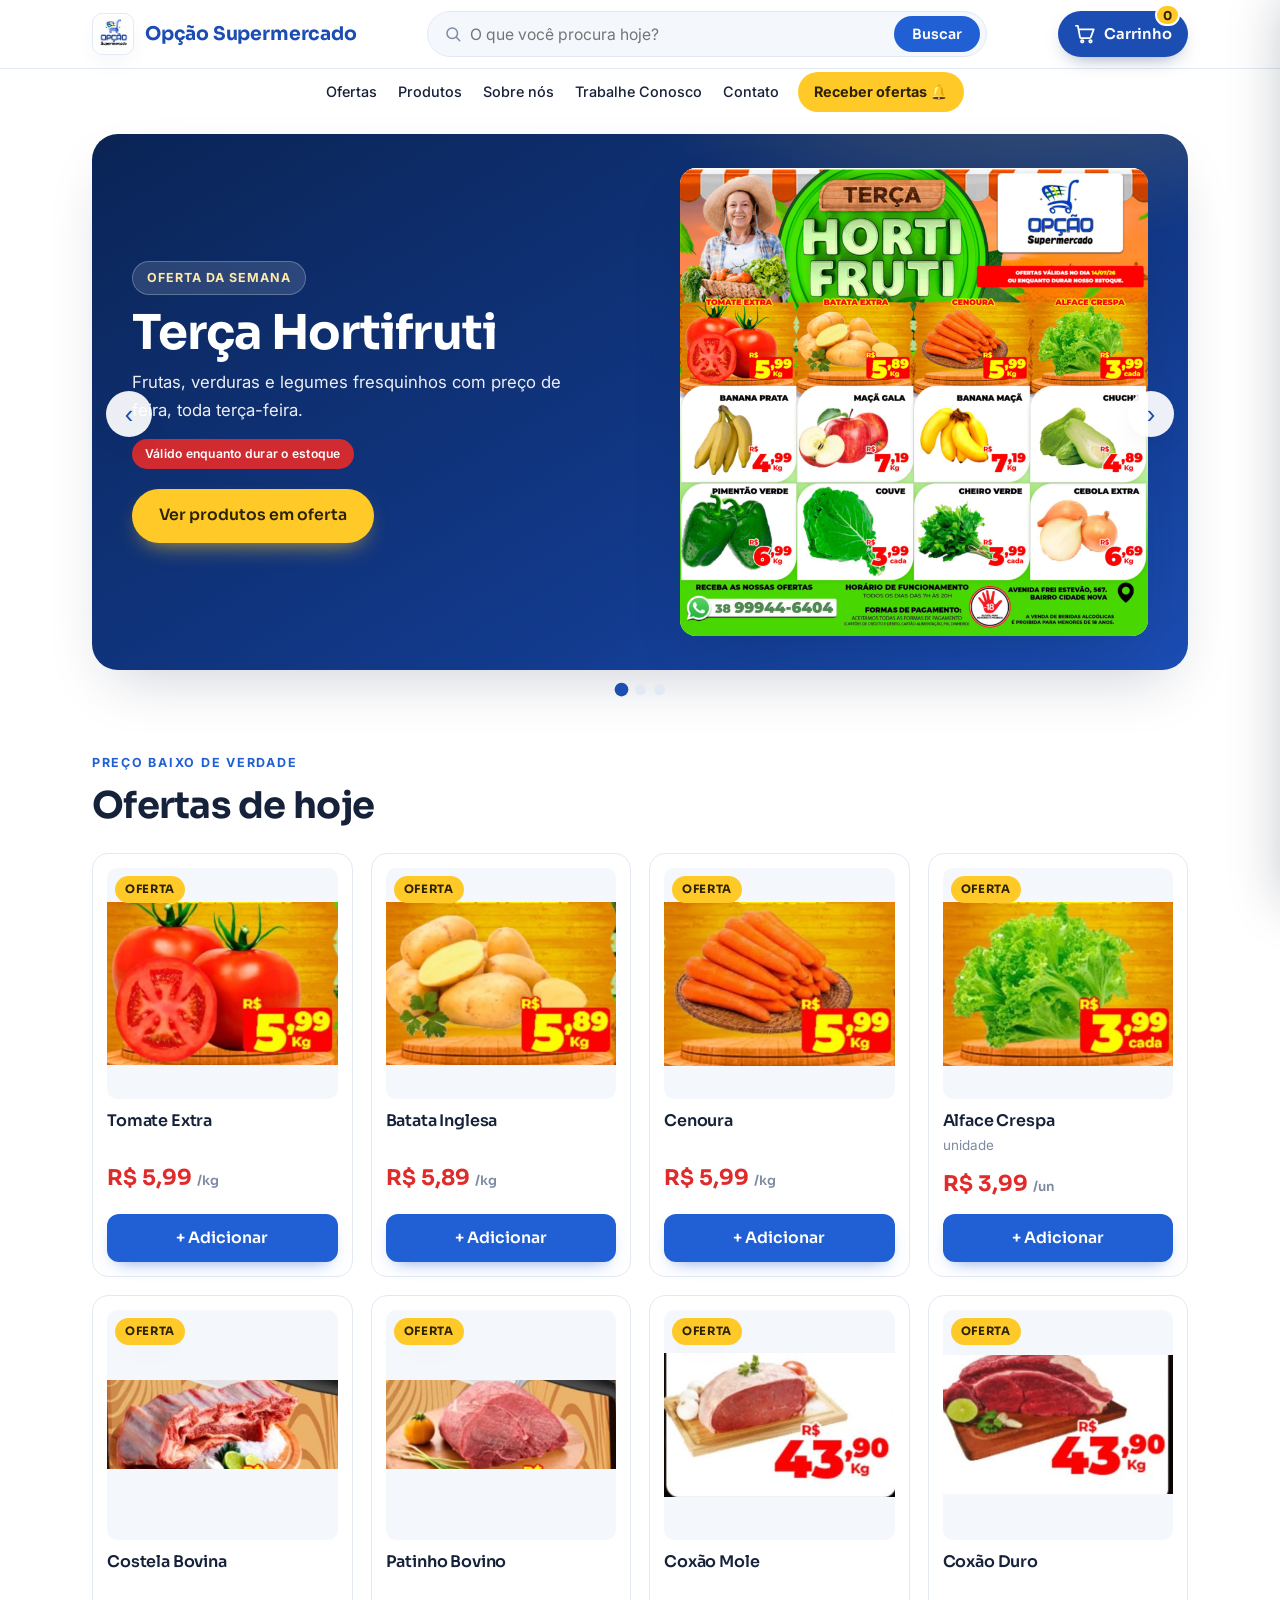
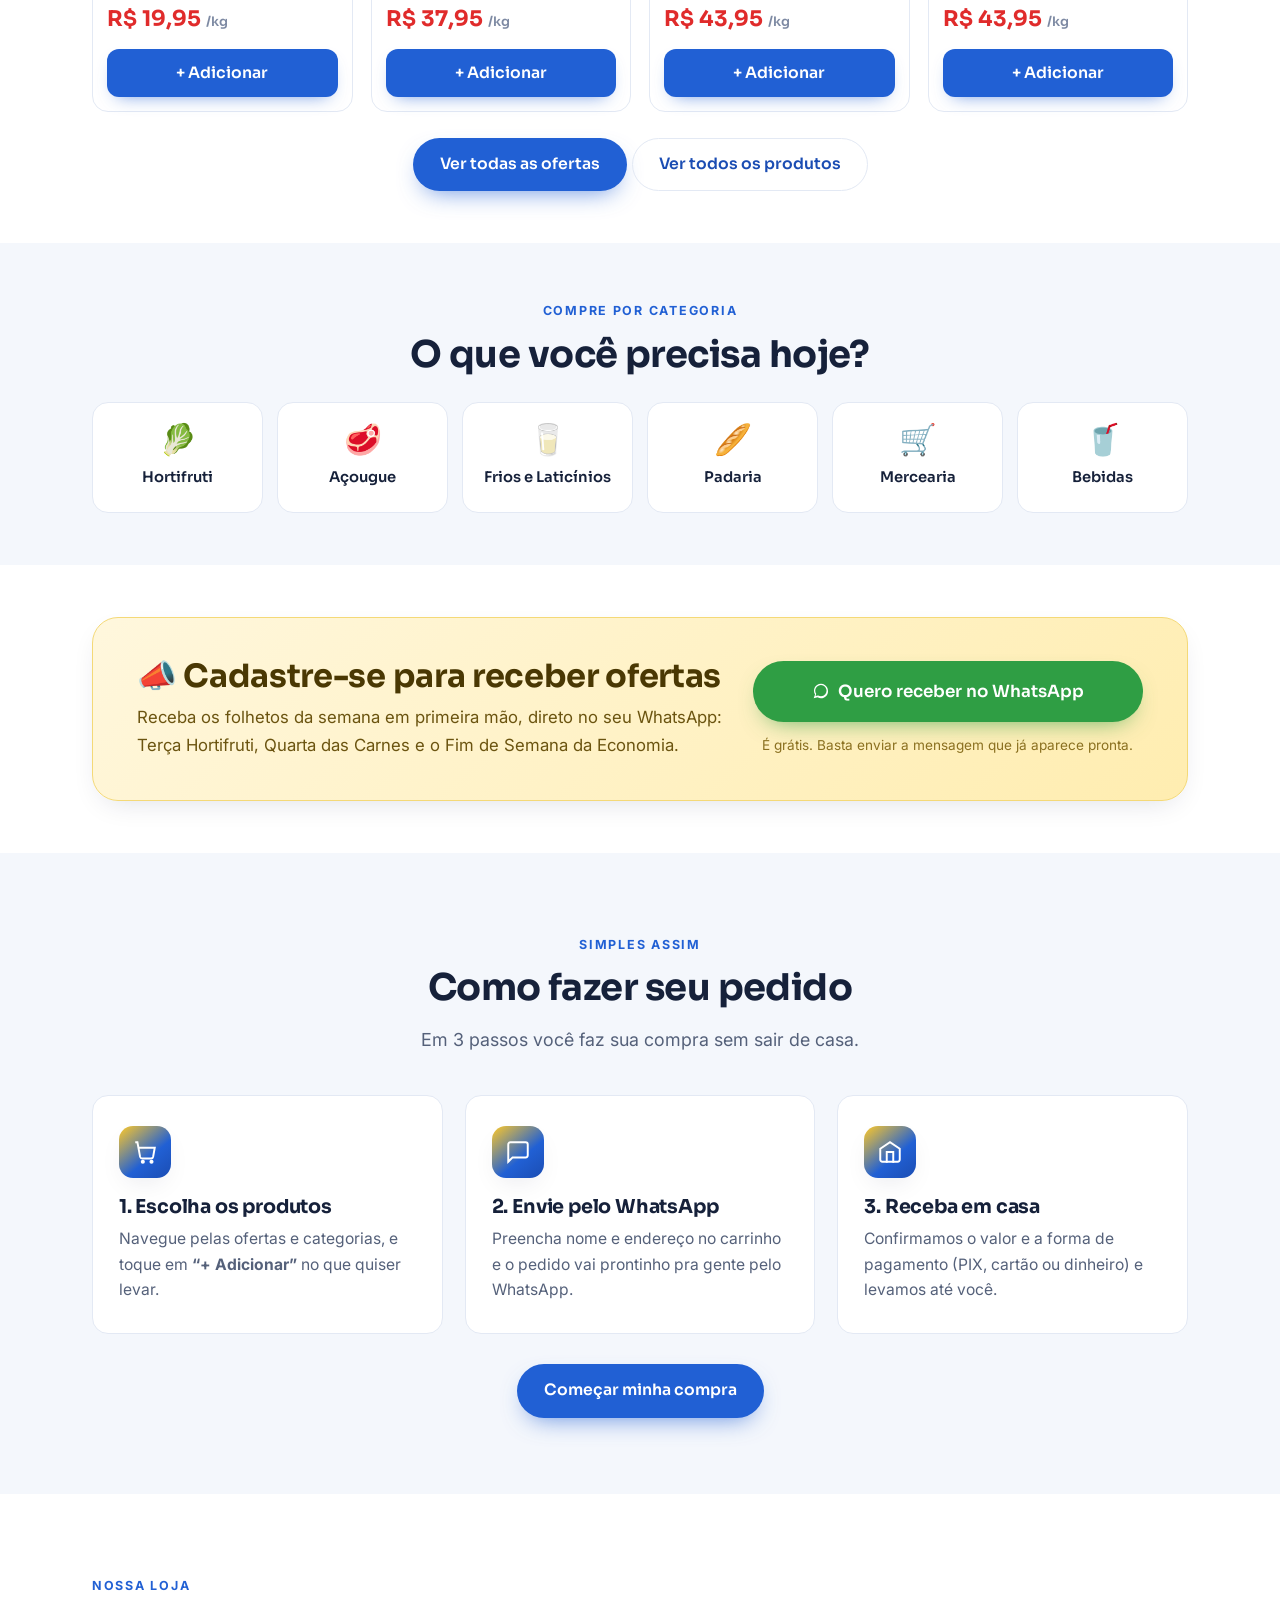
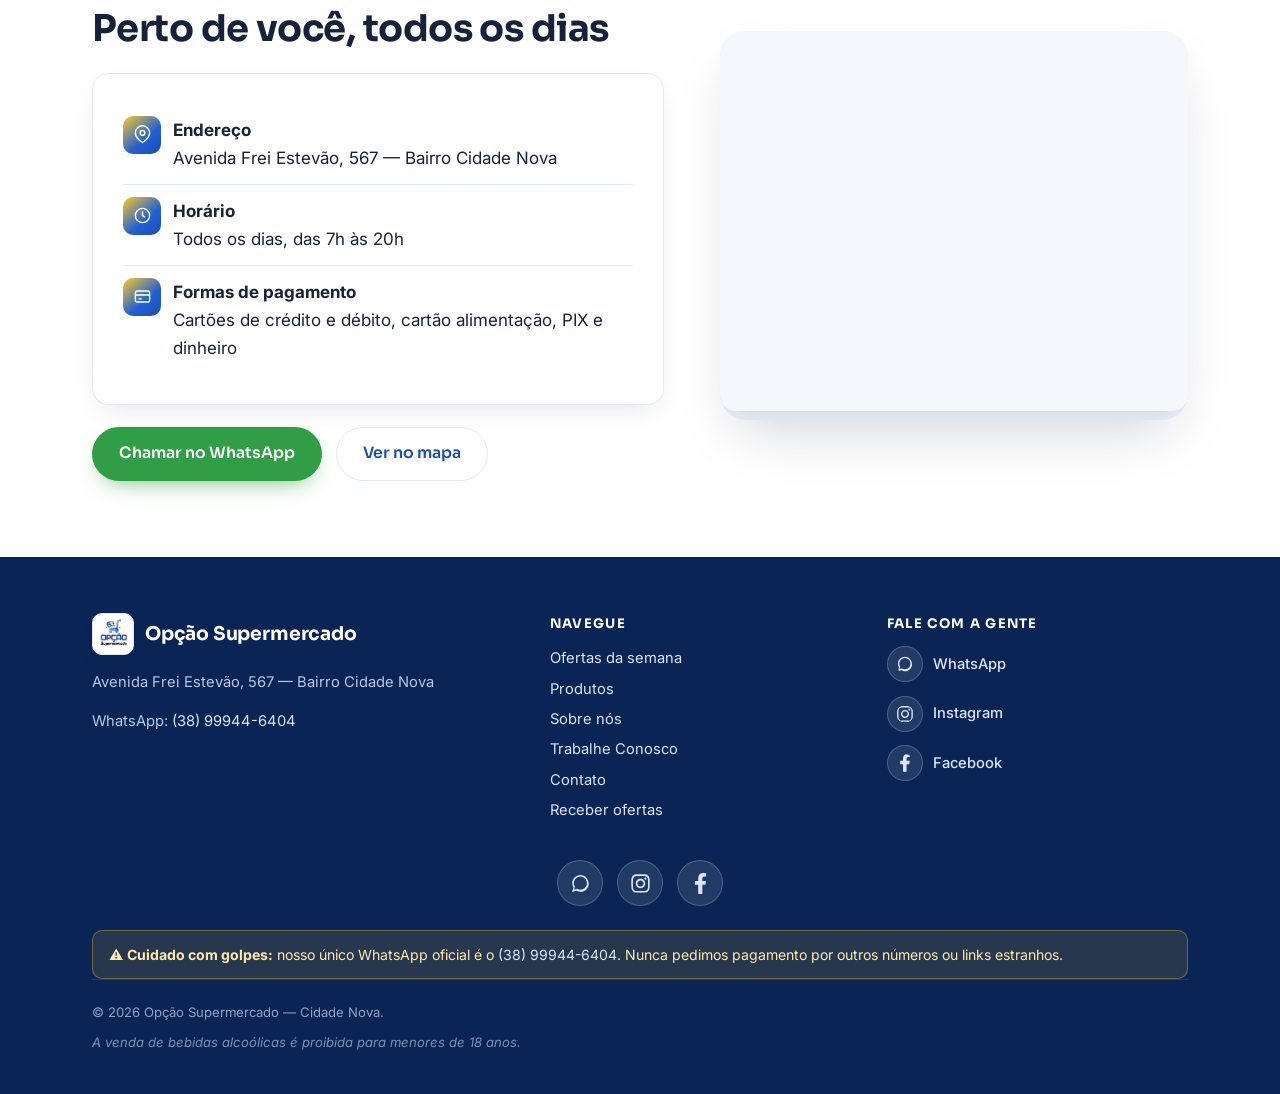
<file: index.html>
<!DOCTYPE html>
<html lang="pt-BR">
<head>
  <script>document.documentElement.className+=" js";</script>
  <meta charset="UTF-8">
  <meta name="viewport" content="width=device-width, initial-scale=1.0">
  <title>Opção Supermercado — Ofertas e entrega em Cidade Nova</title>
  <meta name="description" content="Opção Supermercado: ofertas da semana, açougue, hortifruti e mercearia com entrega. Faça seu pedido pelo WhatsApp. Av. Frei Estevão, 567 — Cidade Nova.">
  <meta property="og:title" content="Opção Supermercado — Ofertas e entrega">
  <meta property="og:description" content="Ofertas da semana, açougue e hortifruti com entrega. Peça pelo WhatsApp!">
  <meta property="og:type" content="website">
  <meta property="og:image" content="assets/img/logo.png">
  <meta name="theme-color" content="#1b4db3">
  <link rel="preconnect" href="https://fonts.googleapis.com">
  <link rel="preconnect" href="https://fonts.gstatic.com" crossorigin>
  <link href="https://fonts.googleapis.com/css2?family=Inter:wght@400;500;600&family=Sora:wght@500;600;700&display=swap" rel="stylesheet">
  <link rel="icon" href="assets/img/logo.png" type="image/png">
  <link rel="stylesheet" href="assets/css/style.css?v=2">
  <script type="application/ld+json">
  {
    "@context": "https://schema.org",
    "@type": "GroceryStore",
    "name": "Opção Supermercado",
    "image": "assets/img/logo.png",
    "address": {
      "@type": "PostalAddress",
      "streetAddress": "Avenida Frei Estevão, 567",
      "addressLocality": "Bairro Cidade Nova",
      "addressCountry": "BR"
    },
    "telephone": "+5538999446404",
    "openingHours": "Mo-Su 07:00-20:00",
    "paymentAccepted": "Dinheiro, PIX, Cartão de crédito, Cartão de débito, Cartão alimentação",
    "priceRange": "$"
  }
  </script>
</head>
<body>

  <!-- Faixa opcional de aviso (Configurações → "Aviso topo") -->
  <div class="aviso-topo"></div>

  <!-- ================= CABEÇALHO ================= -->
  <header class="site-header">
    <div class="wrap topbar">
      <a class="brand" href="index.html"><span class="logo"><img src="assets/img/logo.png" alt="" width="36" height="36"></span> Opção Supermercado</a>
      <form class="busca-header" action="produtos.html" method="get" role="search">
        <svg viewBox="0 0 24 24" aria-hidden="true"><circle cx="11" cy="11" r="7"/><path d="M21 21l-4.3-4.3"/></svg>
        <input type="search" name="busca" placeholder="O que você procura hoje?" aria-label="Buscar produto">
        <button type="submit">Buscar</button>
      </form>
      <a class="cart-btn" href="#" data-abrir-carrinho>
        <svg viewBox="0 0 24 24" aria-hidden="true"><circle cx="9" cy="20" r="1.4"/><circle cx="18" cy="20" r="1.4"/><path d="M2 3h2.2l2.3 12.3a1.6 1.6 0 0 0 1.6 1.3h8.7a1.6 1.6 0 0 0 1.6-1.2L21.5 7H5.3"/></svg>
        <span class="rotulo-cart">Carrinho</span>
        <span class="badge" data-cart-count>0</span>
      </a>
      <button class="nav-toggle" aria-label="Menu"><span></span><span></span><span></span></button>
    </div>
    <nav class="nav">
      <a href="ofertas.html">Ofertas</a>
      <a href="produtos.html">Produtos</a>
      <a href="sobre.html">Sobre nós</a>
      <a href="trabalhe-conosco.html">Trabalhe Conosco</a>
      <a href="contato.html">Contato</a>
      <a href="index.html#receber-ofertas" class="nav-cta">Receber ofertas 🔔</a>
    </nav>
  </header>

  <!-- ================= BANNER DE OFERTAS (carrossel) ================= -->
  <div class="banner-wrap">
    <div data-banner-ofertas aria-label="Ofertas da semana"></div>
  </div>

  <!-- ================= OFERTAS DE HOJE (produtos direto na home) ============ -->
  <section class="section tight" id="ofertas-hoje">
    <div class="wrap">
      <div class="section-head reveal" style="margin-bottom:26px;">
        <span class="eyebrow">Preço baixo de verdade</span>
        <h2 class="section-title">Ofertas de hoje</h2>
      </div>
      <div data-produtos-grid data-so-ofertas data-limite="8">
        <p class="lead">Carregando ofertas…</p>
      </div>
      <div style="margin-top:26px;text-align:center;">
        <a class="btn btn-solid" href="ofertas.html">Ver todas as ofertas</a>
        <a class="btn btn-ghost" href="produtos.html">Ver todos os produtos</a>
      </div>
    </div>
  </section>

  <!-- ================= ATALHOS DE CATEGORIA ================= -->
  <section class="section alt tight">
    <div class="wrap">
      <div class="section-head center reveal" style="margin-bottom:26px;">
        <span class="eyebrow">Compre por categoria</span>
        <h2 class="section-title">O que você precisa hoje?</h2>
      </div>
      <div class="cat-atalhos reveal">
        <a class="cat-atalho" href="produtos.html?cat=Hortifruti"><span class="emoji">🥬</span>Hortifruti</a>
        <a class="cat-atalho" href="produtos.html?cat=Açougue"><span class="emoji">🥩</span>Açougue</a>
        <a class="cat-atalho" href="produtos.html?cat=Frios e Laticínios"><span class="emoji">🥛</span>Frios e Laticínios</a>
        <a class="cat-atalho" href="produtos.html?cat=Padaria"><span class="emoji">🥖</span>Padaria</a>
        <a class="cat-atalho" href="produtos.html?cat=Mercearia"><span class="emoji">🛒</span>Mercearia</a>
        <a class="cat-atalho" href="produtos.html?cat=Bebidas"><span class="emoji">🥤</span>Bebidas</a>
      </div>
    </div>
  </section>

  <!-- ================= CADASTRE-SE PARA RECEBER OFERTAS ================= -->
  <section class="section tight" id="receber-ofertas">
    <div class="wrap">
      <div class="cadastro-box reveal">
        <div>
          <h2>📣 Cadastre-se para receber ofertas</h2>
          <p>Receba os folhetos da semana em primeira mão, direto no seu WhatsApp:
             Terça Hortifruti, Quarta das Carnes e o Fim de Semana da Economia.</p>
        </div>
        <div class="acoes">
          <a class="btn btn-zap" href="#" data-config-link="whatsapp"
             data-whatsapp-text="Olá! Quero me cadastrar para receber as ofertas da semana do Opção Supermercado. 🛒"
             rel="noopener" target="_blank">
            <svg viewBox="0 0 32 32" aria-hidden="true"><path d="M16 3C9 3 3.5 8.5 3.5 15.5c0 2.4.7 4.7 1.9 6.7L3 29l7-1.8c1.9 1 4 1.6 6 1.6 7 0 12.5-5.5 12.5-12.5S23 3 16 3zm0 22.5c-1.8 0-3.5-.5-5-1.4l-.4-.2-4.2 1.1 1.1-4-.3-.4a10 10 0 1 1 8.8 4.9z"/></svg>
            Quero receber no WhatsApp
          </a>
          <p class="dica">É grátis. Basta enviar a mensagem que já aparece pronta.</p>
        </div>
      </div>
    </div>
  </section>

  <!-- ================= COMO PEDIR ================= -->
  <section class="section alt">
    <div class="wrap">
      <div class="section-head center reveal">
        <span class="eyebrow">Simples assim</span>
        <h2 class="section-title">Como fazer seu pedido</h2>
        <p class="lead">Em 3 passos você faz sua compra sem sair de casa.</p>
      </div>
      <div class="features">
        <div class="feature reveal">
          <div class="ic"><svg viewBox="0 0 24 24"><path d="M3 3h2l2.5 13.5A2 2 0 0 0 9.5 18h8a2 2 0 0 0 2-1.6L21 8H6"/><circle cx="10" cy="21" r="1"/><circle cx="18" cy="21" r="1"/></svg></div>
          <h3>1. Escolha os produtos</h3>
          <p>Navegue pelas ofertas e categorias, e toque em <strong>“+ Adicionar”</strong> no que quiser levar.</p>
        </div>
        <div class="feature reveal">
          <div class="ic"><svg viewBox="0 0 24 24"><path d="M21 15a2 2 0 0 1-2 2H7l-4 4V5a2 2 0 0 1 2-2h14a2 2 0 0 1 2 2z"/></svg></div>
          <h3>2. Envie pelo WhatsApp</h3>
          <p>Preencha nome e endereço no carrinho e o pedido vai prontinho pra gente pelo WhatsApp.</p>
        </div>
        <div class="feature reveal">
          <div class="ic"><svg viewBox="0 0 24 24"><path d="M3 9l9-6 9 6v10a2 2 0 0 1-2 2H5a2 2 0 0 1-2-2z"/><path d="M9 22V12h6v10"/></svg></div>
          <h3>3. Receba em casa</h3>
          <p>Confirmamos o valor e a forma de pagamento (PIX, cartão ou dinheiro) e levamos até você.</p>
        </div>
      </div>
      <div style="margin-top:30px;text-align:center;">
        <a class="btn btn-solid" href="produtos.html">Começar minha compra</a>
      </div>
    </div>
  </section>

  <!-- ================= NOSSA LOJA ================= -->
  <section class="section" id="loja">
    <div class="wrap">
      <div class="split">
        <div class="reveal">
          <span class="eyebrow">Nossa loja</span>
          <h2 class="section-title">Perto de você, todos os dias</h2>
          <div class="contact-card" style="margin-top:22px;">
            <div class="row">
              <div class="ic"><svg viewBox="0 0 24 24"><path d="M21 10c0 7-9 12-9 12s-9-5-9-12a9 9 0 0 1 18 0z"/><circle cx="12" cy="10" r="3"/></svg></div>
              <div><strong>Endereço</strong><br><span data-config="endereco">Avenida Frei Estevão, 567 — Bairro Cidade Nova</span></div>
            </div>
            <div class="row">
              <div class="ic"><svg viewBox="0 0 24 24"><circle cx="12" cy="12" r="9"/><path d="M12 7v5l3 2"/></svg></div>
              <div><strong>Horário</strong><br><span data-config="horario">Todos os dias, das 7h às 20h</span></div>
            </div>
            <div class="row">
              <div class="ic"><svg viewBox="0 0 24 24"><path d="M3 10h18M7 15h4M5 5h14a2 2 0 0 1 2 2v10a2 2 0 0 1-2 2H5a2 2 0 0 1-2-2V7a2 2 0 0 1 2-2z"/></svg></div>
              <div><strong>Formas de pagamento</strong><br><span data-config="formasDePagamento">Cartões, cartão alimentação, PIX e dinheiro</span></div>
            </div>
          </div>
          <div class="hero-cta" style="justify-content:flex-start;margin-top:22px;">
            <a class="btn btn-zap" href="#" data-config-link="whatsapp" rel="noopener" target="_blank">Chamar no WhatsApp</a>
            <a class="btn btn-ghost" href="contato.html">Ver no mapa</a>
          </div>
        </div>
        <div class="media reveal">
          <iframe class="embed-frame mapa" title="Mapa da loja" loading="lazy" referrerpolicy="no-referrer-when-downgrade"
            src="https://www.google.com/maps?q=Avenida%20Frei%20Estev%C3%A3o%20567%20Cidade%20Nova&output=embed"></iframe>
        </div>
      </div>
    </div>
  </section>

  <!-- ================= RODAPÉ ================= -->
  <footer class="site-footer">
    <div class="wrap">
      <div class="cols">
        <div>
          <a class="brand" href="index.html"><span class="logo"><img src="assets/img/logo.png" alt="" width="21" height="21"></span> Opção Supermercado</a>
          <p><span data-config="endereco">Avenida Frei Estevão, 567 — Bairro Cidade Nova</span></p>
          <p>WhatsApp: <a href="#" data-config-link="whatsapp" rel="noopener" target="_blank">(38) 99944-6404</a></p>
        </div>
        <div>
          <h5>Navegue</h5>
          <ul>
            <li><a href="ofertas.html">Ofertas da semana</a></li>
            <li><a href="produtos.html">Produtos</a></li>
            <li><a href="sobre.html">Sobre nós</a></li>
            <li><a href="trabalhe-conosco.html">Trabalhe Conosco</a></li>
            <li><a href="contato.html">Contato</a></li>
            <li><a href="index.html#receber-ofertas">Receber ofertas</a></li>
          </ul>
        </div>
        <div>
          <h5>Fale com a gente</h5>
          <ul class="footer-social">
            <li><a class="fs-link zap" href="#" data-config-link="whatsapp" rel="noopener" target="_blank"><svg viewBox="0 0 32 32" aria-hidden="true"><path d="M16 3C9 3 3.5 8.5 3.5 15.5c0 2.4.7 4.7 1.9 6.7L3 29l7-1.8c1.9 1 4 1.6 6 1.6 7 0 12.5-5.5 12.5-12.5S23 3 16 3zm0 22.5c-1.8 0-3.5-.5-5-1.4l-.4-.2-4.2 1.1 1.1-4-.3-.4a10 10 0 1 1 8.8 4.9z"/></svg><span>WhatsApp</span></a></li>
            <li><a class="fs-link ig" href="#" data-config-link="instagram" rel="noopener" target="_blank"><svg viewBox="0 0 448 512" aria-hidden="true"><path d="M224.1 141c-63.6 0-114.9 51.3-114.9 114.9s51.3 114.9 114.9 114.9S339 319.5 339 255.9 287.7 141 224.1 141zm0 189.6c-41.1 0-74.7-33.5-74.7-74.7s33.5-74.7 74.7-74.7 74.7 33.5 74.7 74.7-33.6 74.7-74.7 74.7zm146.4-194.3c0 14.9-12 26.8-26.8 26.8-14.9 0-26.8-12-26.8-26.8s12-26.8 26.8-26.8 26.8 12 26.8 26.8zm76.1 27.2c-1.7-35.9-9.9-67.7-36.2-93.9-26.2-26.2-58-34.4-93.9-36.2-37-2.1-147.9-2.1-184.9 0-35.8 1.7-67.6 9.9-93.9 36.1s-34.4 58-36.2 93.9c-2.1 37-2.1 147.9 0 184.9 1.7 35.9 9.9 67.7 36.2 93.9s58 34.4 93.9 36.2c37 2.1 147.9 2.1 184.9 0 35.9-1.7 67.7-9.9 93.9-36.2 26.2-26.2 34.4-58 36.2-93.9 2.1-37 2.1-147.8 0-184.8zM398.8 388c-7.8 19.6-22.9 34.7-42.6 42.6-29.5 11.7-99.5 9-132.1 9s-102.7 2.6-132.1-9c-19.6-7.8-34.7-22.9-42.6-42.6-11.7-29.5-9-99.5-9-132.1s-2.6-102.7 9-132.1c7.8-19.6 22.9-34.7 42.6-42.6 29.5-11.7 99.5-9 132.1-9s102.7-2.6 132.1 9c19.6 7.8 34.7 22.9 42.6 42.6 11.7 29.5 9 99.5 9 132.1s2.7 102.7-9 132.1z"/></svg><span>Instagram</span></a></li>
            <li><a class="fs-link fb" href="#" data-config-link="facebook" rel="noopener" target="_blank"><svg viewBox="0 0 320 512" aria-hidden="true"><path d="M279.14 288l14.22-92.66h-88.91v-60.13c0-25.35 12.42-50.06 52.24-50.06h40.42V6.26S260.43 0 225.36 0c-73.22 0-121.08 44.38-121.08 124.72v70.62H22.89V288h81.39v224h100.17V288z"/></svg><span>Facebook</span></a></li>
          </ul>
        </div>
      </div>
      <div class="social-row">
        <a class="social-icon zap" href="#" data-config-link="whatsapp" rel="noopener" target="_blank" aria-label="WhatsApp"><svg viewBox="0 0 32 32" aria-hidden="true"><path d="M16 3C9 3 3.5 8.5 3.5 15.5c0 2.4.7 4.7 1.9 6.7L3 29l7-1.8c1.9 1 4 1.6 6 1.6 7 0 12.5-5.5 12.5-12.5S23 3 16 3zm0 22.5c-1.8 0-3.5-.5-5-1.4l-.4-.2-4.2 1.1 1.1-4-.3-.4a10 10 0 1 1 8.8 4.9z"/></svg></a>
        <a class="social-icon ig" href="#" data-config-link="instagram" rel="noopener" target="_blank" aria-label="Instagram"><svg viewBox="0 0 448 512" aria-hidden="true"><path d="M224.1 141c-63.6 0-114.9 51.3-114.9 114.9s51.3 114.9 114.9 114.9S339 319.5 339 255.9 287.7 141 224.1 141zm0 189.6c-41.1 0-74.7-33.5-74.7-74.7s33.5-74.7 74.7-74.7 74.7 33.5 74.7 74.7-33.6 74.7-74.7 74.7zm146.4-194.3c0 14.9-12 26.8-26.8 26.8-14.9 0-26.8-12-26.8-26.8s12-26.8 26.8-26.8 26.8 12 26.8 26.8zm76.1 27.2c-1.7-35.9-9.9-67.7-36.2-93.9-26.2-26.2-58-34.4-93.9-36.2-37-2.1-147.9-2.1-184.9 0-35.8 1.7-67.6 9.9-93.9 36.1s-34.4 58-36.2 93.9c-2.1 37-2.1 147.9 0 184.9 1.7 35.9 9.9 67.7 36.2 93.9s58 34.4 93.9 36.2c37 2.1 147.9 2.1 184.9 0 35.9-1.7 67.7-9.9 93.9-36.2 26.2-26.2 34.4-58 36.2-93.9 2.1-37 2.1-147.8 0-184.8zM398.8 388c-7.8 19.6-22.9 34.7-42.6 42.6-29.5 11.7-99.5 9-132.1 9s-102.7 2.6-132.1-9c-19.6-7.8-34.7-22.9-42.6-42.6-11.7-29.5-9-99.5-9-132.1s-2.6-102.7 9-132.1c7.8-19.6 22.9-34.7 42.6-42.6 29.5-11.7 99.5-9 132.1-9s102.7-2.6 132.1 9c19.6 7.8 34.7 22.9 42.6 42.6 11.7 29.5 9 99.5 9 132.1s2.7 102.7-9 132.1z"/></svg></a>
        <a class="social-icon fb" href="#" data-config-link="facebook" rel="noopener" target="_blank" aria-label="Facebook"><svg viewBox="0 0 320 512" aria-hidden="true"><path d="M279.14 288l14.22-92.66h-88.91v-60.13c0-25.35 12.42-50.06 52.24-50.06h40.42V6.26S260.43 0 225.36 0c-73.22 0-121.08 44.38-121.08 124.72v70.62H22.89V288h81.39v224h100.17V288z"/></svg></a>
      </div>
      <div class="alerta-golpe">
        ⚠️ <strong>Cuidado com golpes:</strong> nosso único WhatsApp oficial é o <a href="#" data-config-link="whatsapp" rel="noopener" target="_blank">(38) 99944-6404</a>. Nunca pedimos pagamento por outros números ou links estranhos.
      </div>
      <div class="legal">
        © <span id="year"></span> Opção Supermercado — Cidade Nova.
        <div class="disclaimer">A venda de bebidas alcoólicas é proibida para menores de 18 anos.</div>
      </div>
    </div>
  </footer>

  <script src="assets/js/main.js?v=2"></script>
  <script src="assets/js/conteudo-padrao.js?v=2"></script>
  <script src="assets/js/conteudo.js?v=2"></script>
  <script src="assets/js/produtos.js?v=2"></script>
  <script src="assets/js/carrinho.js?v=2"></script>
</body>
</html>
</file>
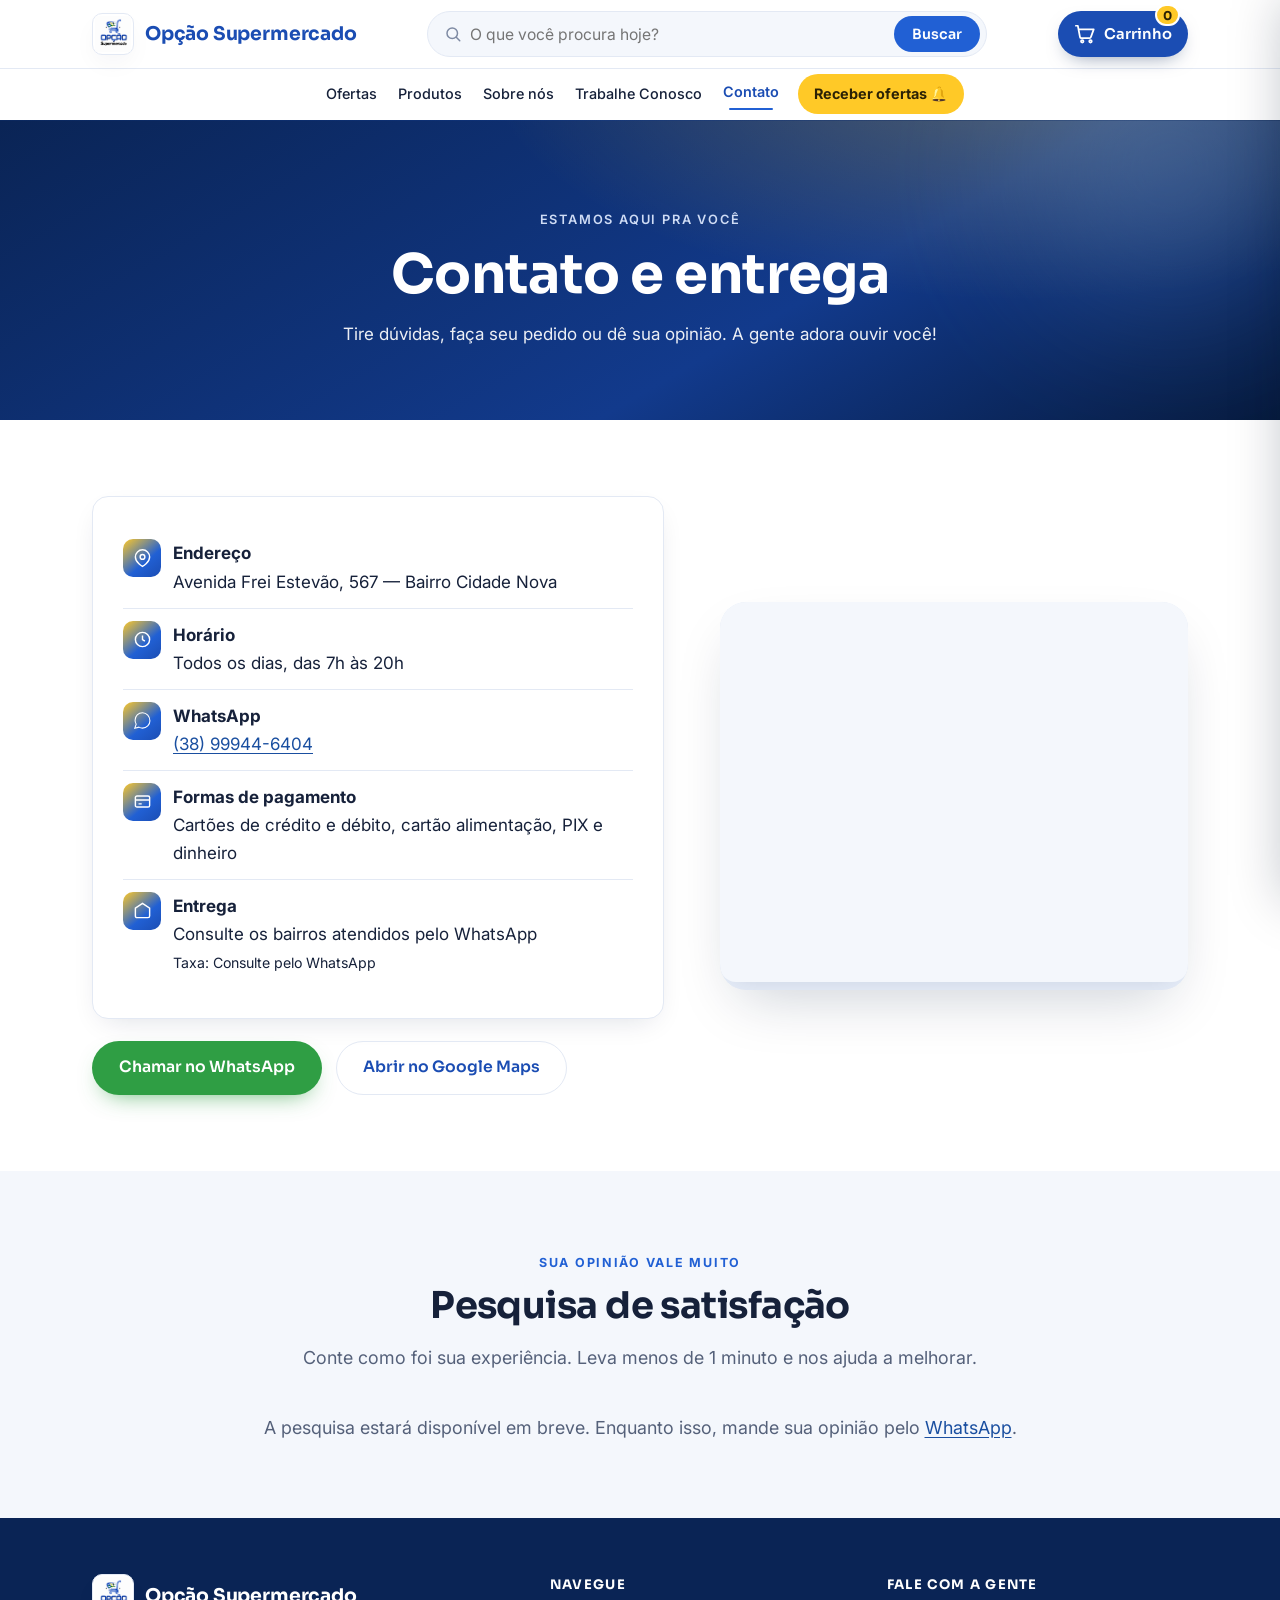
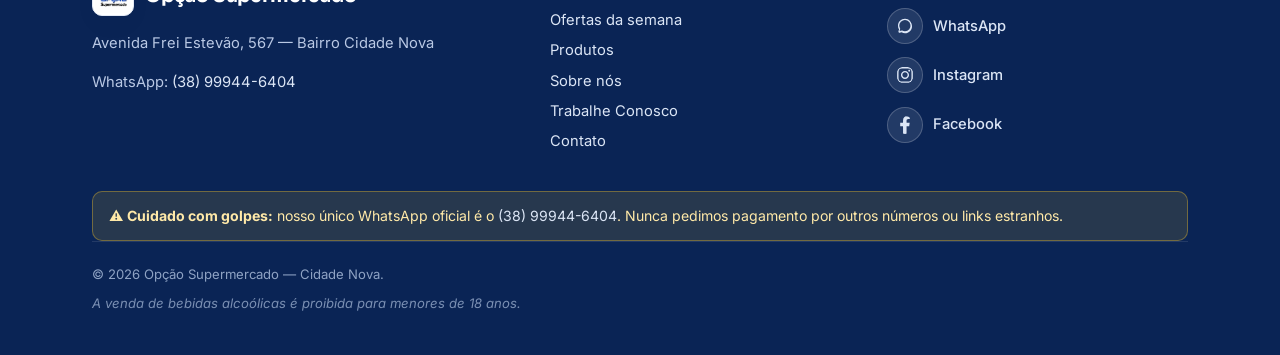
<file: contato.html>
<!DOCTYPE html>
<html lang="pt-BR">
<head>
  <script>document.documentElement.className+=" js";</script>
  <meta charset="UTF-8">
  <meta name="viewport" content="width=device-width, initial-scale=1.0">
  <title>Contato — Opção Supermercado</title>
  <meta name="description" content="Endereço, horário, área de entrega e formas de pagamento do Opção Supermercado. Fale com a gente pelo WhatsApp e avalie nosso atendimento.">
  <meta property="og:title" content="Contato — Opção Supermercado">
  <meta property="og:type" content="website">
  <meta name="theme-color" content="#1b4db3">
  <link rel="preconnect" href="https://fonts.googleapis.com">
  <link rel="preconnect" href="https://fonts.gstatic.com" crossorigin>
  <link href="https://fonts.googleapis.com/css2?family=Inter:wght@400;500;600&family=Sora:wght@500;600;700&display=swap" rel="stylesheet">
  <link rel="icon" href="assets/img/logo.png" type="image/png">
  <link rel="stylesheet" href="assets/css/style.css?v=2">
</head>
<body>
  <div class="aviso-topo"></div>

  <header class="site-header">
    <div class="wrap topbar">
      <a class="brand" href="index.html"><span class="logo"><img src="assets/img/logo.png" alt="" width="36" height="36"></span> Opção Supermercado</a>
      <form class="busca-header" action="produtos.html" method="get" role="search">
        <svg viewBox="0 0 24 24" aria-hidden="true"><circle cx="11" cy="11" r="7"/><path d="M21 21l-4.3-4.3"/></svg>
        <input type="search" name="busca" placeholder="O que você procura hoje?" aria-label="Buscar produto">
        <button type="submit">Buscar</button>
      </form>
      <a class="cart-btn" href="#" data-abrir-carrinho>
        <svg viewBox="0 0 24 24" aria-hidden="true"><circle cx="9" cy="20" r="1.4"/><circle cx="18" cy="20" r="1.4"/><path d="M2 3h2.2l2.3 12.3a1.6 1.6 0 0 0 1.6 1.3h8.7a1.6 1.6 0 0 0 1.6-1.2L21.5 7H5.3"/></svg>
        <span class="rotulo-cart">Carrinho</span>
        <span class="badge" data-cart-count>0</span>
      </a>
      <button class="nav-toggle" aria-label="Menu"><span></span><span></span><span></span></button>
    </div>
    <nav class="nav">
      <a href="ofertas.html">Ofertas</a>
      <a href="produtos.html">Produtos</a>
      <a href="sobre.html">Sobre nós</a>
      <a href="trabalhe-conosco.html">Trabalhe Conosco</a>
      <a href="contato.html" class="active">Contato</a>
      <a href="index.html#receber-ofertas" class="nav-cta">Receber ofertas 🔔</a>
    </nav>
  </header>

  <section class="banner">
    <span class="kicker">Estamos aqui pra você</span>
    <h1>Contato e entrega</h1>
    <p>Tire dúvidas, faça seu pedido ou dê sua opinião. A gente adora ouvir você!</p>
  </section>

  <section class="section">
    <div class="wrap">
      <div class="split">
        <div class="reveal">
          <div class="contact-card">
            <div class="row">
              <div class="ic"><svg viewBox="0 0 24 24"><path d="M21 10c0 7-9 12-9 12s-9-5-9-12a9 9 0 0 1 18 0z"/><circle cx="12" cy="10" r="3"/></svg></div>
              <div><strong>Endereço</strong><br><span data-config="endereco">Avenida Frei Estevão, 567 — Bairro Cidade Nova</span></div>
            </div>
            <div class="row">
              <div class="ic"><svg viewBox="0 0 24 24"><circle cx="12" cy="12" r="9"/><path d="M12 7v5l3 2"/></svg></div>
              <div><strong>Horário</strong><br><span data-config="horario">Todos os dias, das 7h às 20h</span></div>
            </div>
            <div class="row">
              <div class="ic"><svg viewBox="0 0 32 32"><path d="M16 3C9 3 3.5 8.5 3.5 15.5c0 2.4.7 4.7 1.9 6.7L3 29l7-1.8c1.9 1 4 1.6 6 1.6 7 0 12.5-5.5 12.5-12.5S23 3 16 3z"/></svg></div>
              <div><strong>WhatsApp</strong><br><a href="#" data-config-link="whatsapp" rel="noopener" target="_blank"><span data-config="whatsapp">(38) 99944-6404</span></a></div>
            </div>
            <div class="row">
              <div class="ic"><svg viewBox="0 0 24 24"><path d="M3 10h18M7 15h4M5 5h14a2 2 0 0 1 2 2v10a2 2 0 0 1-2 2H5a2 2 0 0 1-2-2V7a2 2 0 0 1 2-2z"/></svg></div>
              <div><strong>Formas de pagamento</strong><br><span data-config="formasDePagamento">Cartões, cartão alimentação, PIX e dinheiro</span></div>
            </div>
            <div class="row">
              <div class="ic"><svg viewBox="0 0 24 24"><path d="M3 9l9-6 9 6v10a2 2 0 0 1-2 2H5a2 2 0 0 1-2-2z"/></svg></div>
              <div><strong>Entrega</strong><br><span data-config="bairrosDeEntrega">Consulte os bairros atendidos pelo WhatsApp</span><br>
                <small>Taxa: <span data-config="taxaDeEntrega">consulte pelo WhatsApp</span></small></div>
            </div>
          </div>
          <div class="hero-cta" style="justify-content:flex-start;margin-top:22px;">
            <a class="btn btn-zap" href="#" data-config-link="whatsapp" rel="noopener" target="_blank">Chamar no WhatsApp</a>
            <a class="btn btn-ghost" href="#" data-config-link="linkMaps" rel="noopener" target="_blank">Abrir no Google Maps</a>
          </div>
        </div>
        <div class="media reveal">
          <iframe class="embed-frame mapa" title="Mapa da loja" loading="lazy" referrerpolicy="no-referrer-when-downgrade"
            src="https://www.google.com/maps?q=Avenida%20Frei%20Estev%C3%A3o%20567%20Cidade%20Nova&output=embed"></iframe>
        </div>
      </div>
    </div>
  </section>

  <!-- Pesquisa de satisfação -->
  <section class="section alt">
    <div class="wrap">
      <div class="section-head center reveal">
        <span class="eyebrow">Sua opinião vale muito</span>
        <h2 class="section-title">Pesquisa de satisfação</h2>
        <p class="lead">Conte como foi sua experiência. Leva menos de 1 minuto e nos ajuda a melhorar.</p>
      </div>
      <div>
        <p class="lead" data-sem-form style="text-align:center;">
          A pesquisa estará disponível em breve. Enquanto isso, mande sua opinião pelo
          <a href="#" data-config-link="whatsapp" rel="noopener" target="_blank">WhatsApp</a>.
        </p>
        <iframe class="embed-frame" data-config-embed="formPesquisa" style="display:none;"
                title="Pesquisa de satisfação" loading="lazy">Carregando…</iframe>
      </div>
    </div>
  </section>

  <footer class="site-footer">
    <div class="wrap">
      <div class="cols">
        <div>
          <a class="brand" href="index.html"><span class="logo"><img src="assets/img/logo.png" alt="" width="21" height="21"></span> Opção Supermercado</a>
          <p><span data-config="endereco">Avenida Frei Estevão, 567 — Bairro Cidade Nova</span></p>
          <p>WhatsApp: <a href="#" data-config-link="whatsapp" rel="noopener" target="_blank">(38) 99944-6404</a></p>
        </div>
        <div>
          <h5>Navegue</h5>
          <ul>
            <li><a href="ofertas.html">Ofertas da semana</a></li>
            <li><a href="produtos.html">Produtos</a></li>
            <li><a href="sobre.html">Sobre nós</a></li>
            <li><a href="trabalhe-conosco.html">Trabalhe Conosco</a></li>
            <li><a href="contato.html">Contato</a></li>
          </ul>
        </div>
        <div>
          <h5>Fale com a gente</h5>
          <ul class="footer-social">
            <li><a class="fs-link zap" href="#" data-config-link="whatsapp" rel="noopener" target="_blank"><svg viewBox="0 0 32 32" aria-hidden="true"><path d="M16 3C9 3 3.5 8.5 3.5 15.5c0 2.4.7 4.7 1.9 6.7L3 29l7-1.8c1.9 1 4 1.6 6 1.6 7 0 12.5-5.5 12.5-12.5S23 3 16 3zm0 22.5c-1.8 0-3.5-.5-5-1.4l-.4-.2-4.2 1.1 1.1-4-.3-.4a10 10 0 1 1 8.8 4.9z"/></svg><span>WhatsApp</span></a></li>
            <li><a class="fs-link ig" href="#" data-config-link="instagram" rel="noopener" target="_blank"><svg viewBox="0 0 448 512" aria-hidden="true"><path d="M224.1 141c-63.6 0-114.9 51.3-114.9 114.9s51.3 114.9 114.9 114.9S339 319.5 339 255.9 287.7 141 224.1 141zm0 189.6c-41.1 0-74.7-33.5-74.7-74.7s33.5-74.7 74.7-74.7 74.7 33.5 74.7 74.7-33.6 74.7-74.7 74.7zm146.4-194.3c0 14.9-12 26.8-26.8 26.8-14.9 0-26.8-12-26.8-26.8s12-26.8 26.8-26.8 26.8 12 26.8 26.8zm76.1 27.2c-1.7-35.9-9.9-67.7-36.2-93.9-26.2-26.2-58-34.4-93.9-36.2-37-2.1-147.9-2.1-184.9 0-35.8 1.7-67.6 9.9-93.9 36.1s-34.4 58-36.2 93.9c-2.1 37-2.1 147.9 0 184.9 1.7 35.9 9.9 67.7 36.2 93.9s58 34.4 93.9 36.2c37 2.1 147.9 2.1 184.9 0 35.9-1.7 67.7-9.9 93.9-36.2 26.2-26.2 34.4-58 36.2-93.9 2.1-37 2.1-147.8 0-184.8zM398.8 388c-7.8 19.6-22.9 34.7-42.6 42.6-29.5 11.7-99.5 9-132.1 9s-102.7 2.6-132.1-9c-19.6-7.8-34.7-22.9-42.6-42.6-11.7-29.5-9-99.5-9-132.1s-2.6-102.7 9-132.1c7.8-19.6 22.9-34.7 42.6-42.6 29.5-11.7 99.5-9 132.1-9s102.7-2.6 132.1 9c19.6 7.8 34.7 22.9 42.6 42.6 11.7 29.5 9 99.5 9 132.1s2.7 102.7-9 132.1z"/></svg><span>Instagram</span></a></li>
            <li><a class="fs-link fb" href="#" data-config-link="facebook" rel="noopener" target="_blank"><svg viewBox="0 0 320 512" aria-hidden="true"><path d="M279.14 288l14.22-92.66h-88.91v-60.13c0-25.35 12.42-50.06 52.24-50.06h40.42V6.26S260.43 0 225.36 0c-73.22 0-121.08 44.38-121.08 124.72v70.62H22.89V288h81.39v224h100.17V288z"/></svg><span>Facebook</span></a></li>
          </ul>
        </div>
      </div>
      <div class="alerta-golpe">
        ⚠️ <strong>Cuidado com golpes:</strong> nosso único WhatsApp oficial é o <a href="#" data-config-link="whatsapp" rel="noopener" target="_blank">(38) 99944-6404</a>. Nunca pedimos pagamento por outros números ou links estranhos.
      </div>
      <div class="legal">
        © <span id="year"></span> Opção Supermercado — Cidade Nova.
        <div class="disclaimer">A venda de bebidas alcoólicas é proibida para menores de 18 anos.</div>
      </div>
    </div>
  </footer>

  <script src="assets/js/main.js?v=2"></script>
  <script src="assets/js/conteudo-padrao.js?v=2"></script>
  <script src="assets/js/conteudo.js?v=2"></script>
  <script src="assets/js/produtos.js?v=2"></script>
  <script src="assets/js/carrinho.js?v=2"></script>
</body>
</html>
</file>
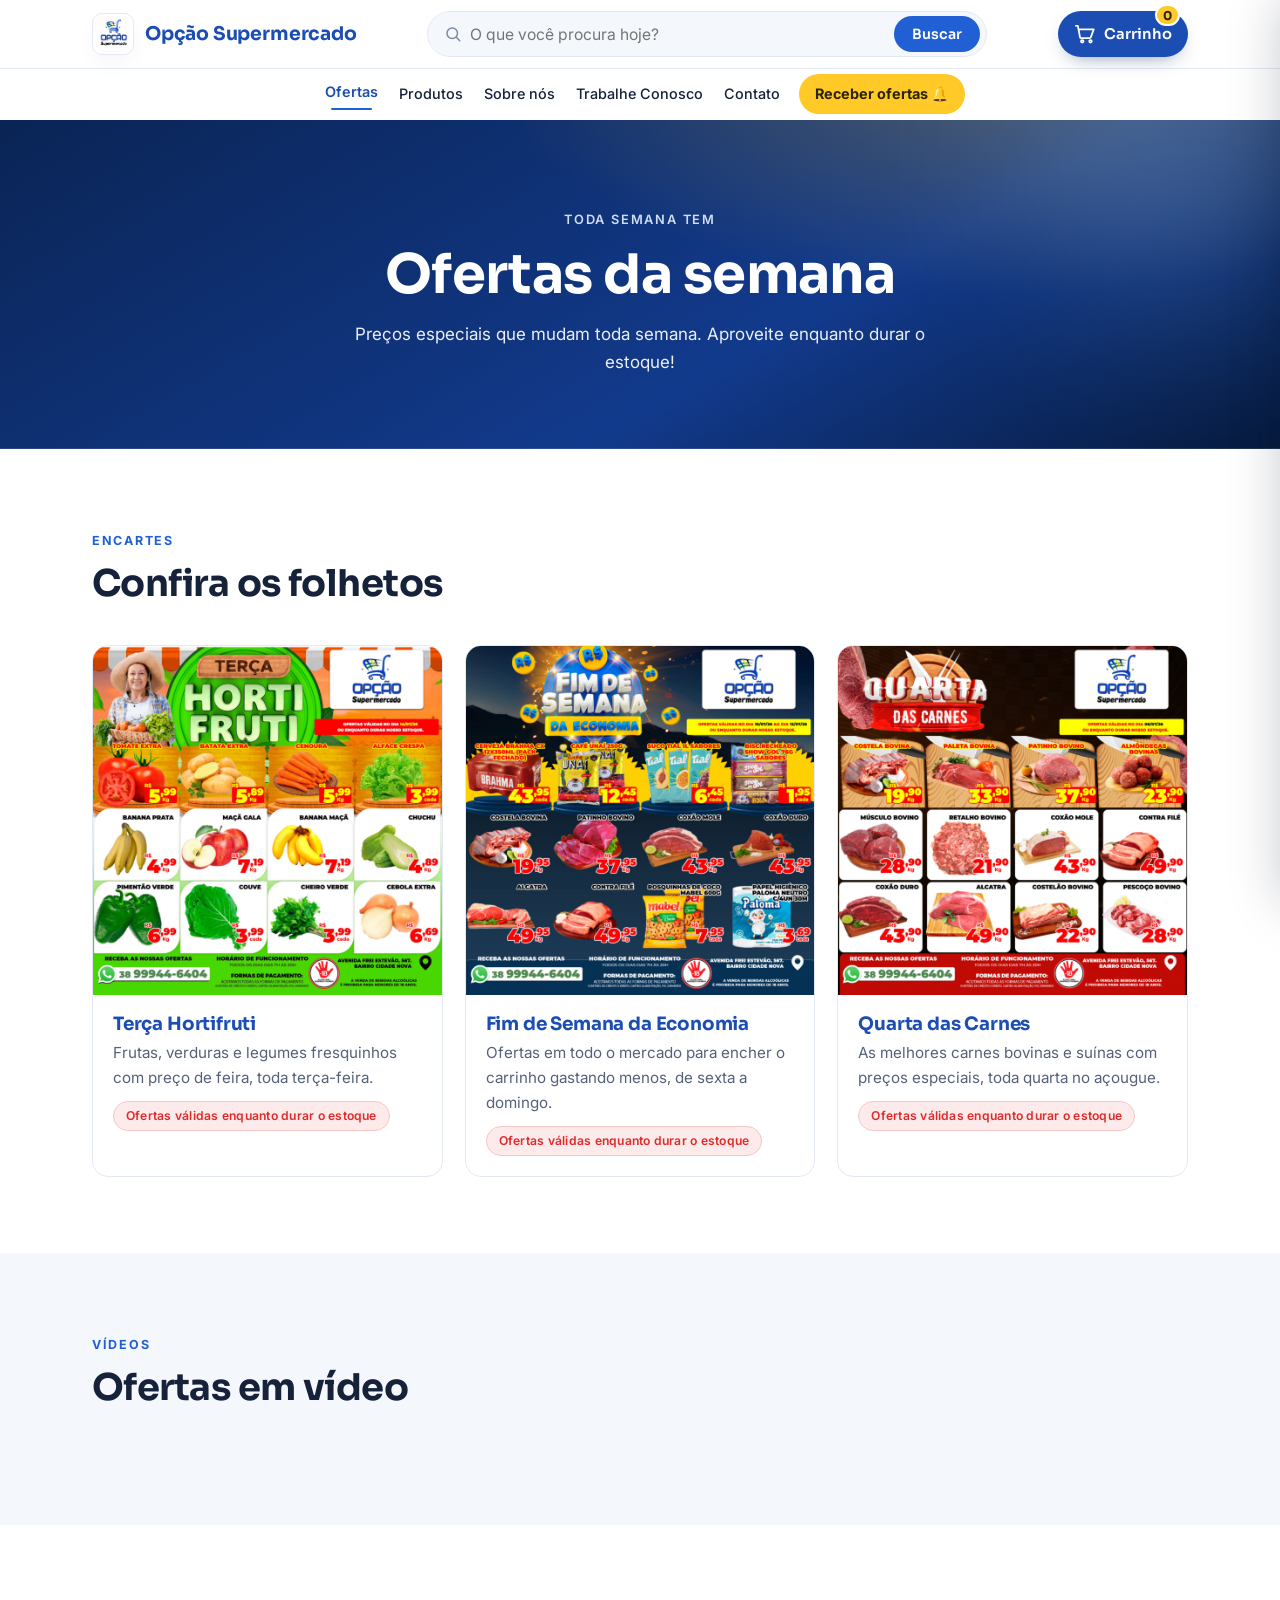
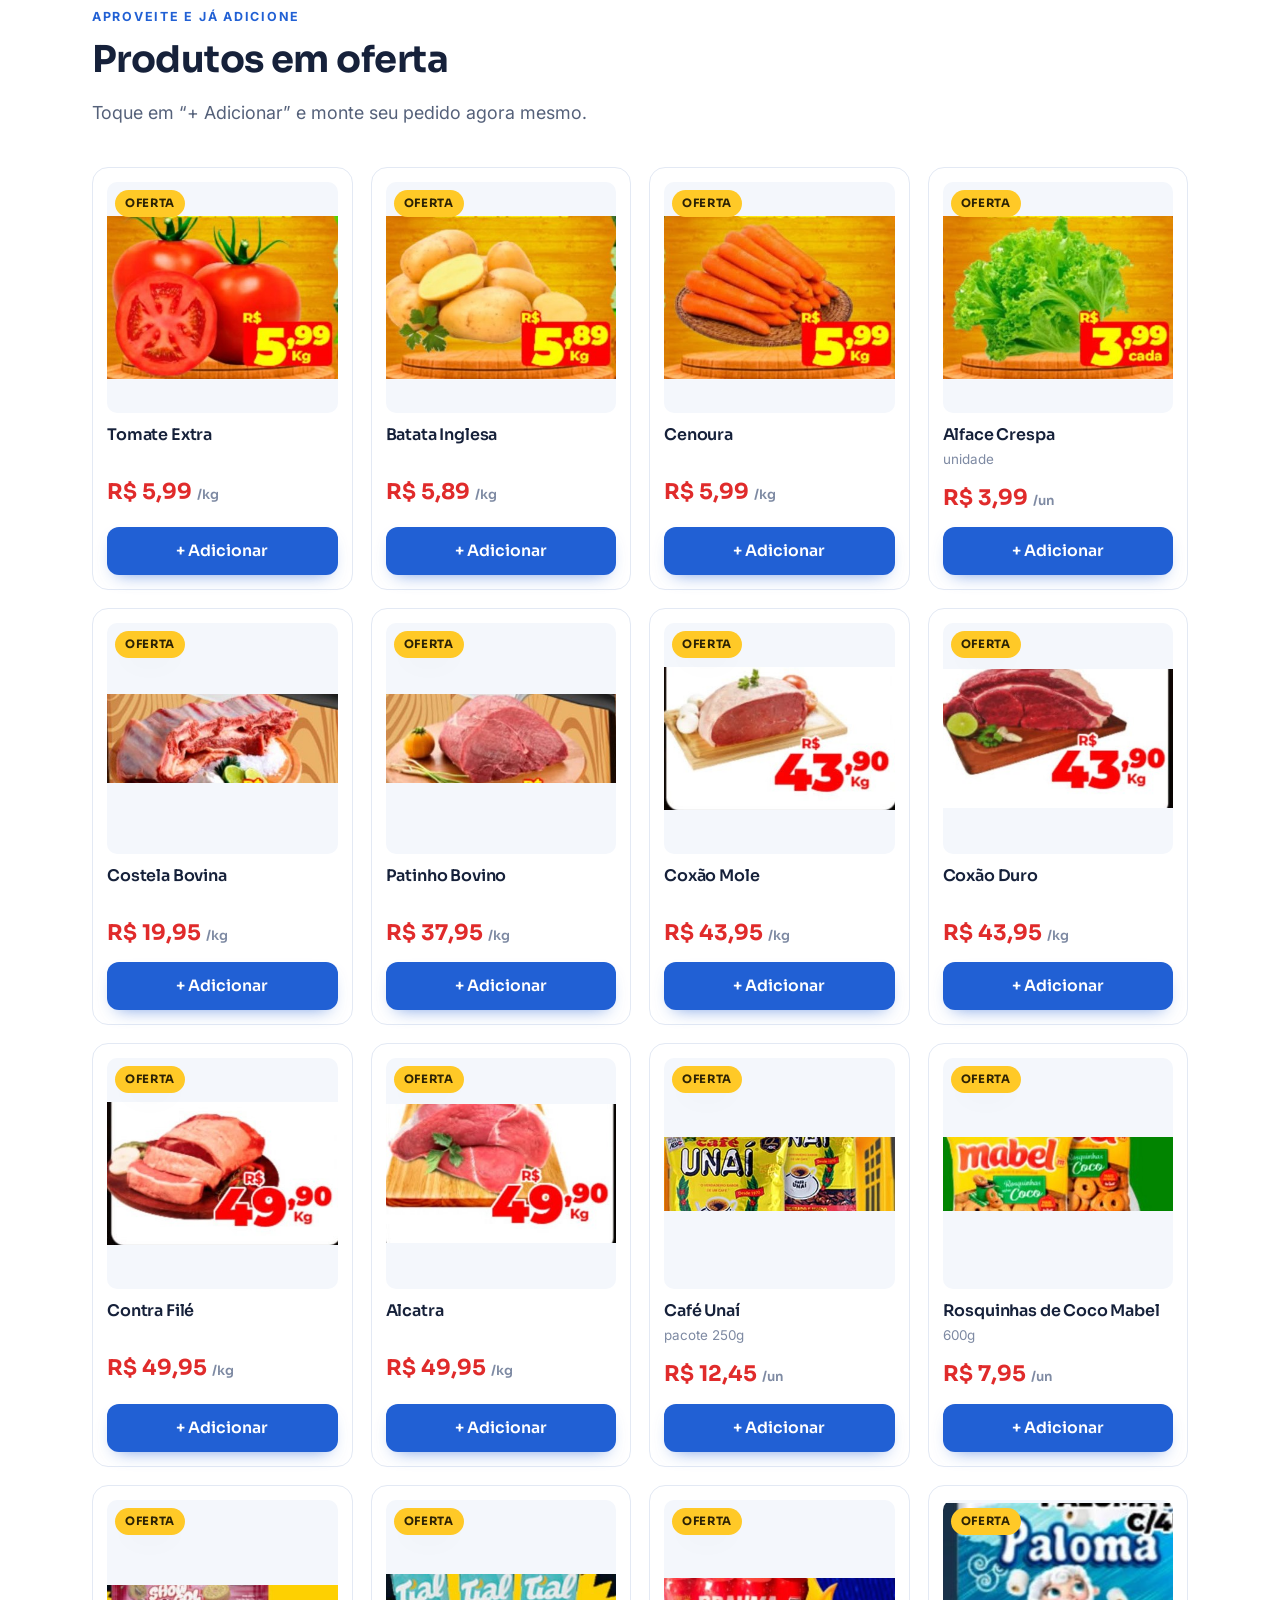
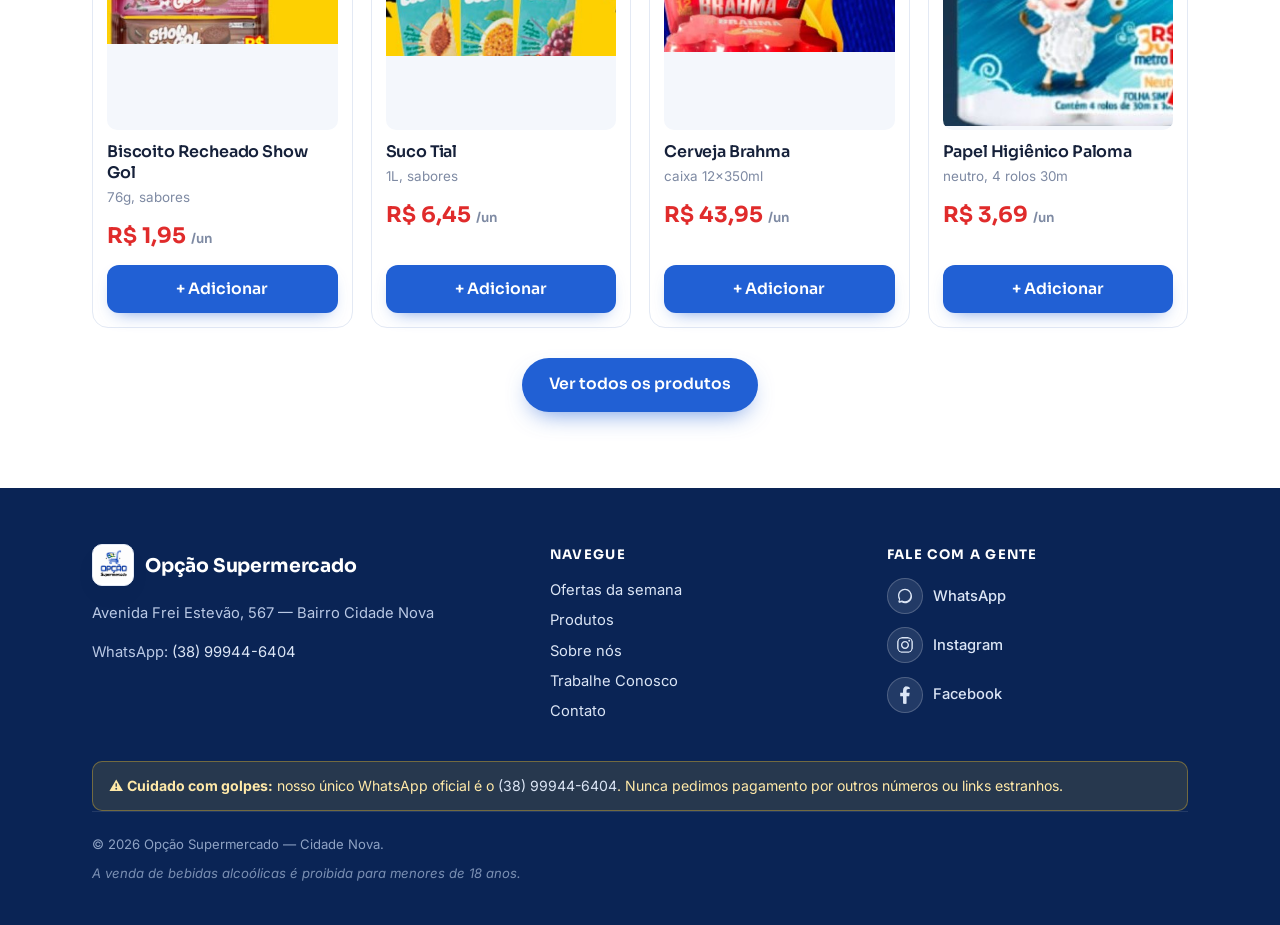
<file: ofertas.html>
<!DOCTYPE html>
<html lang="pt-BR">
<head>
  <script>document.documentElement.className+=" js";</script>
  <meta charset="UTF-8">
  <meta name="viewport" content="width=device-width, initial-scale=1.0">
  <title>Ofertas da semana — Opção Supermercado</title>
  <meta name="description" content="Confira os encartes e vídeos das ofertas da semana do Opção Supermercado: hortifruti, carnes e economia no fim de semana.">
  <meta property="og:title" content="Ofertas da semana — Opção Supermercado">
  <meta property="og:type" content="website">
  <meta name="theme-color" content="#1b4db3">
  <link rel="preconnect" href="https://fonts.googleapis.com">
  <link rel="preconnect" href="https://fonts.gstatic.com" crossorigin>
  <link href="https://fonts.googleapis.com/css2?family=Inter:wght@400;500;600&family=Sora:wght@500;600;700&display=swap" rel="stylesheet">
  <link rel="icon" href="assets/img/logo.png" type="image/png">
  <link rel="stylesheet" href="assets/css/style.css?v=2">
</head>
<body>
  <div class="aviso-topo"></div>

  <header class="site-header">
    <div class="wrap topbar">
      <a class="brand" href="index.html"><span class="logo"><img src="assets/img/logo.png" alt="" width="36" height="36"></span> Opção Supermercado</a>
      <form class="busca-header" action="produtos.html" method="get" role="search">
        <svg viewBox="0 0 24 24" aria-hidden="true"><circle cx="11" cy="11" r="7"/><path d="M21 21l-4.3-4.3"/></svg>
        <input type="search" name="busca" placeholder="O que você procura hoje?" aria-label="Buscar produto">
        <button type="submit">Buscar</button>
      </form>
      <a class="cart-btn" href="#" data-abrir-carrinho>
        <svg viewBox="0 0 24 24" aria-hidden="true"><circle cx="9" cy="20" r="1.4"/><circle cx="18" cy="20" r="1.4"/><path d="M2 3h2.2l2.3 12.3a1.6 1.6 0 0 0 1.6 1.3h8.7a1.6 1.6 0 0 0 1.6-1.2L21.5 7H5.3"/></svg>
        <span class="rotulo-cart">Carrinho</span>
        <span class="badge" data-cart-count>0</span>
      </a>
      <button class="nav-toggle" aria-label="Menu"><span></span><span></span><span></span></button>
    </div>
    <nav class="nav">
      <a href="ofertas.html" class="active">Ofertas</a>
      <a href="produtos.html">Produtos</a>
      <a href="sobre.html">Sobre nós</a>
      <a href="trabalhe-conosco.html">Trabalhe Conosco</a>
      <a href="contato.html">Contato</a>
      <a href="index.html#receber-ofertas" class="nav-cta">Receber ofertas 🔔</a>
    </nav>
  </header>

  <section class="banner">
    <span class="kicker">Toda semana tem</span>
    <h1>Ofertas da semana</h1>
    <p>Preços especiais que mudam toda semana. Aproveite enquanto durar o estoque!</p>
  </section>

  <!-- Encartes -->
  <section class="section">
    <div class="wrap">
      <div class="section-head reveal">
        <span class="eyebrow">Encartes</span>
        <h2 class="section-title">Confira os folhetos</h2>
      </div>
      <div data-conteudo="ofertas">
        <p class="lead">Carregando as ofertas…</p>
      </div>
    </div>
  </section>

  <!-- Vídeos (aparece só se houver vídeos na planilha) -->
  <section class="section alt">
    <div class="wrap">
      <div class="section-head reveal">
        <span class="eyebrow">Vídeos</span>
        <h2 class="section-title">Ofertas em vídeo</h2>
      </div>
      <div data-conteudo="videos">
        <p class="lead">Nenhum vídeo publicado no momento.</p>
      </div>
    </div>
  </section>

  <!-- Produtos em oferta -->
  <section class="section">
    <div class="wrap">
      <div class="section-head reveal">
        <span class="eyebrow">Aproveite e já adicione</span>
        <h2 class="section-title">Produtos em oferta</h2>
        <p class="lead">Toque em “+ Adicionar” e monte seu pedido agora mesmo.</p>
      </div>
      <div data-produtos-grid data-so-ofertas>
        <p class="lead">Carregando produtos em oferta…</p>
      </div>
      <div style="margin-top:30px;text-align:center;">
        <a class="btn btn-solid" href="produtos.html">Ver todos os produtos</a>
      </div>
    </div>
  </section>

  <footer class="site-footer">
    <div class="wrap">
      <div class="cols">
        <div>
          <a class="brand" href="index.html"><span class="logo"><img src="assets/img/logo.png" alt="" width="21" height="21"></span> Opção Supermercado</a>
          <p><span data-config="endereco">Avenida Frei Estevão, 567 — Bairro Cidade Nova</span></p>
          <p>WhatsApp: <a href="#" data-config-link="whatsapp" rel="noopener" target="_blank">(38) 99944-6404</a></p>
        </div>
        <div>
          <h5>Navegue</h5>
          <ul>
            <li><a href="ofertas.html">Ofertas da semana</a></li>
            <li><a href="produtos.html">Produtos</a></li>
            <li><a href="sobre.html">Sobre nós</a></li>
            <li><a href="trabalhe-conosco.html">Trabalhe Conosco</a></li>
            <li><a href="contato.html">Contato</a></li>
          </ul>
        </div>
        <div>
          <h5>Fale com a gente</h5>
          <ul class="footer-social">
            <li><a class="fs-link zap" href="#" data-config-link="whatsapp" rel="noopener" target="_blank"><svg viewBox="0 0 32 32" aria-hidden="true"><path d="M16 3C9 3 3.5 8.5 3.5 15.5c0 2.4.7 4.7 1.9 6.7L3 29l7-1.8c1.9 1 4 1.6 6 1.6 7 0 12.5-5.5 12.5-12.5S23 3 16 3zm0 22.5c-1.8 0-3.5-.5-5-1.4l-.4-.2-4.2 1.1 1.1-4-.3-.4a10 10 0 1 1 8.8 4.9z"/></svg><span>WhatsApp</span></a></li>
            <li><a class="fs-link ig" href="#" data-config-link="instagram" rel="noopener" target="_blank"><svg viewBox="0 0 448 512" aria-hidden="true"><path d="M224.1 141c-63.6 0-114.9 51.3-114.9 114.9s51.3 114.9 114.9 114.9S339 319.5 339 255.9 287.7 141 224.1 141zm0 189.6c-41.1 0-74.7-33.5-74.7-74.7s33.5-74.7 74.7-74.7 74.7 33.5 74.7 74.7-33.6 74.7-74.7 74.7zm146.4-194.3c0 14.9-12 26.8-26.8 26.8-14.9 0-26.8-12-26.8-26.8s12-26.8 26.8-26.8 26.8 12 26.8 26.8zm76.1 27.2c-1.7-35.9-9.9-67.7-36.2-93.9-26.2-26.2-58-34.4-93.9-36.2-37-2.1-147.9-2.1-184.9 0-35.8 1.7-67.6 9.9-93.9 36.1s-34.4 58-36.2 93.9c-2.1 37-2.1 147.9 0 184.9 1.7 35.9 9.9 67.7 36.2 93.9s58 34.4 93.9 36.2c37 2.1 147.9 2.1 184.9 0 35.9-1.7 67.7-9.9 93.9-36.2 26.2-26.2 34.4-58 36.2-93.9 2.1-37 2.1-147.8 0-184.8zM398.8 388c-7.8 19.6-22.9 34.7-42.6 42.6-29.5 11.7-99.5 9-132.1 9s-102.7 2.6-132.1-9c-19.6-7.8-34.7-22.9-42.6-42.6-11.7-29.5-9-99.5-9-132.1s-2.6-102.7 9-132.1c7.8-19.6 22.9-34.7 42.6-42.6 29.5-11.7 99.5-9 132.1-9s102.7-2.6 132.1 9c19.6 7.8 34.7 22.9 42.6 42.6 11.7 29.5 9 99.5 9 132.1s2.7 102.7-9 132.1z"/></svg><span>Instagram</span></a></li>
            <li><a class="fs-link fb" href="#" data-config-link="facebook" rel="noopener" target="_blank"><svg viewBox="0 0 320 512" aria-hidden="true"><path d="M279.14 288l14.22-92.66h-88.91v-60.13c0-25.35 12.42-50.06 52.24-50.06h40.42V6.26S260.43 0 225.36 0c-73.22 0-121.08 44.38-121.08 124.72v70.62H22.89V288h81.39v224h100.17V288z"/></svg><span>Facebook</span></a></li>
          </ul>
        </div>
      </div>
      <div class="alerta-golpe">
        ⚠️ <strong>Cuidado com golpes:</strong> nosso único WhatsApp oficial é o <a href="#" data-config-link="whatsapp" rel="noopener" target="_blank">(38) 99944-6404</a>. Nunca pedimos pagamento por outros números ou links estranhos.
      </div>
      <div class="legal">
        © <span id="year"></span> Opção Supermercado — Cidade Nova.
        <div class="disclaimer">A venda de bebidas alcoólicas é proibida para menores de 18 anos.</div>
      </div>
    </div>
  </footer>

  <script src="assets/js/main.js?v=2"></script>
  <script src="assets/js/conteudo-padrao.js?v=2"></script>
  <script src="assets/js/conteudo.js?v=2"></script>
  <script src="assets/js/produtos.js?v=2"></script>
  <script src="assets/js/carrinho.js?v=2"></script>
</body>
</html>
</file>
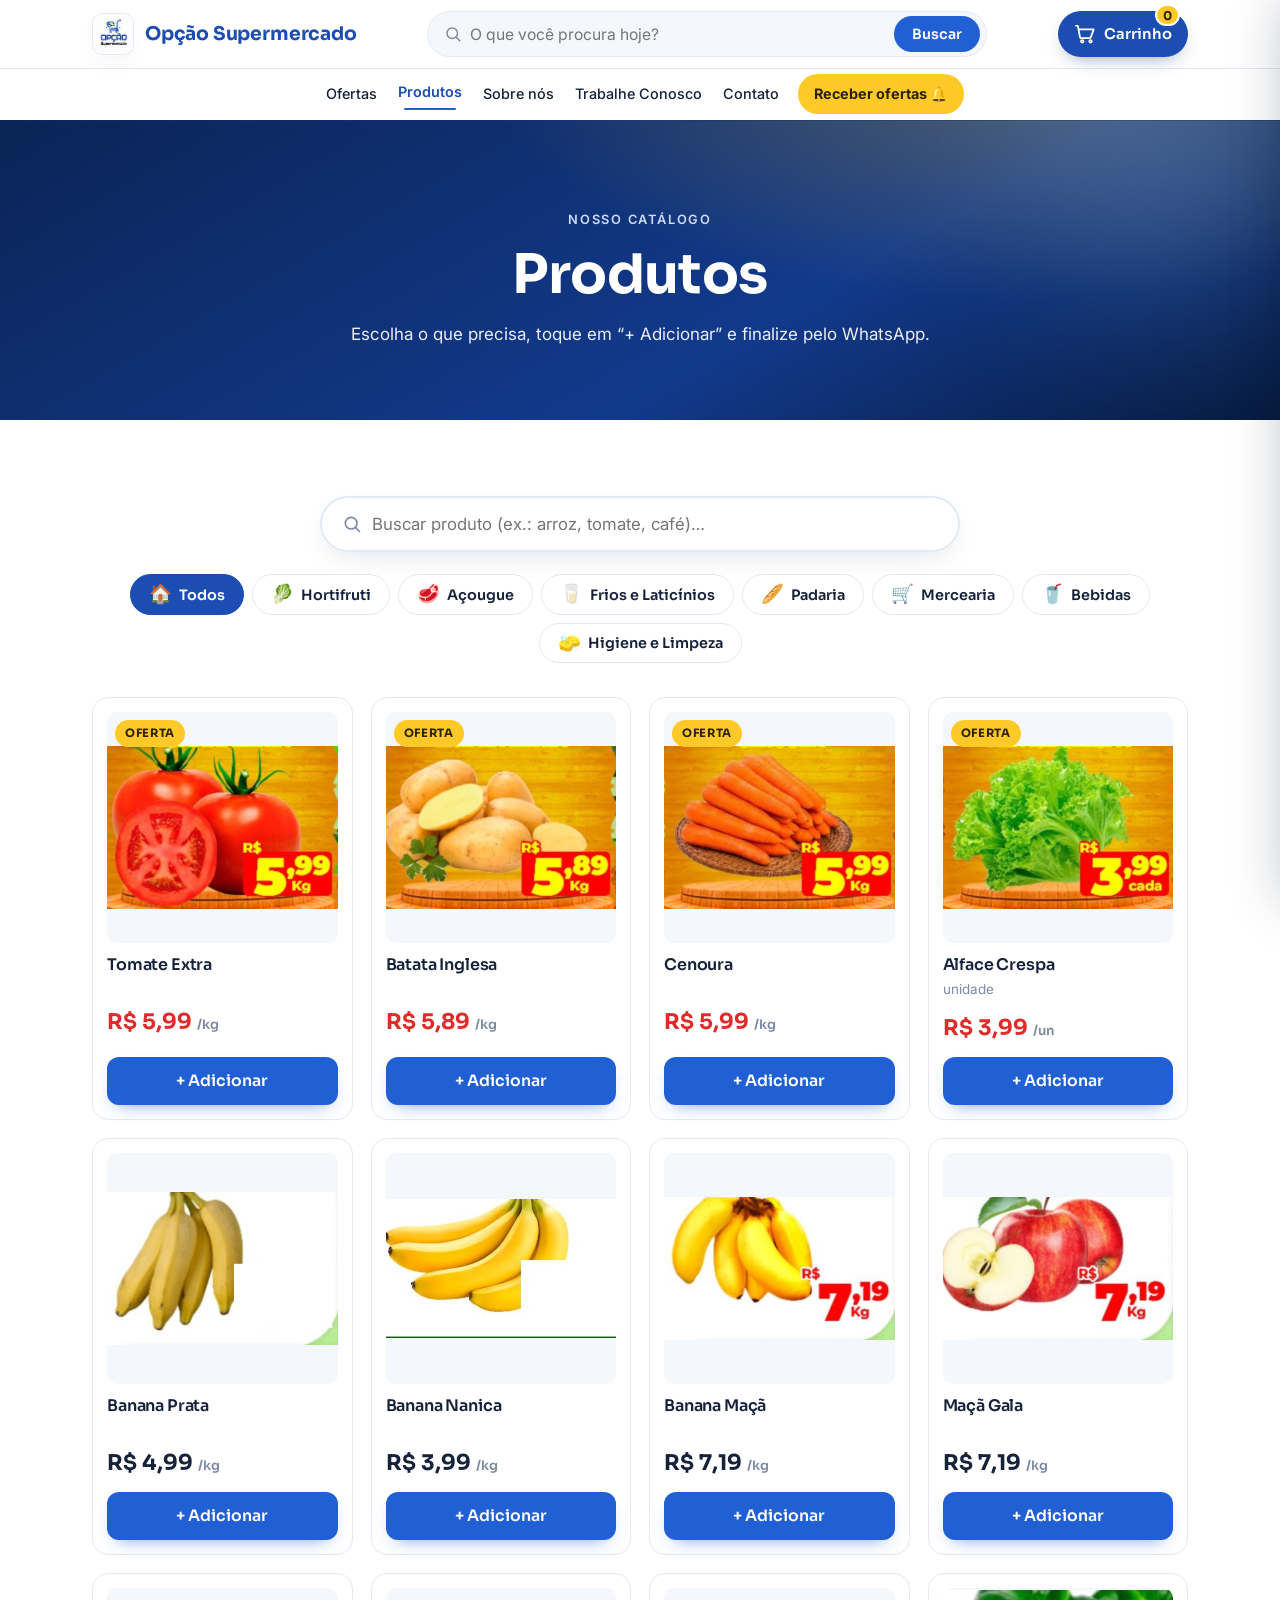
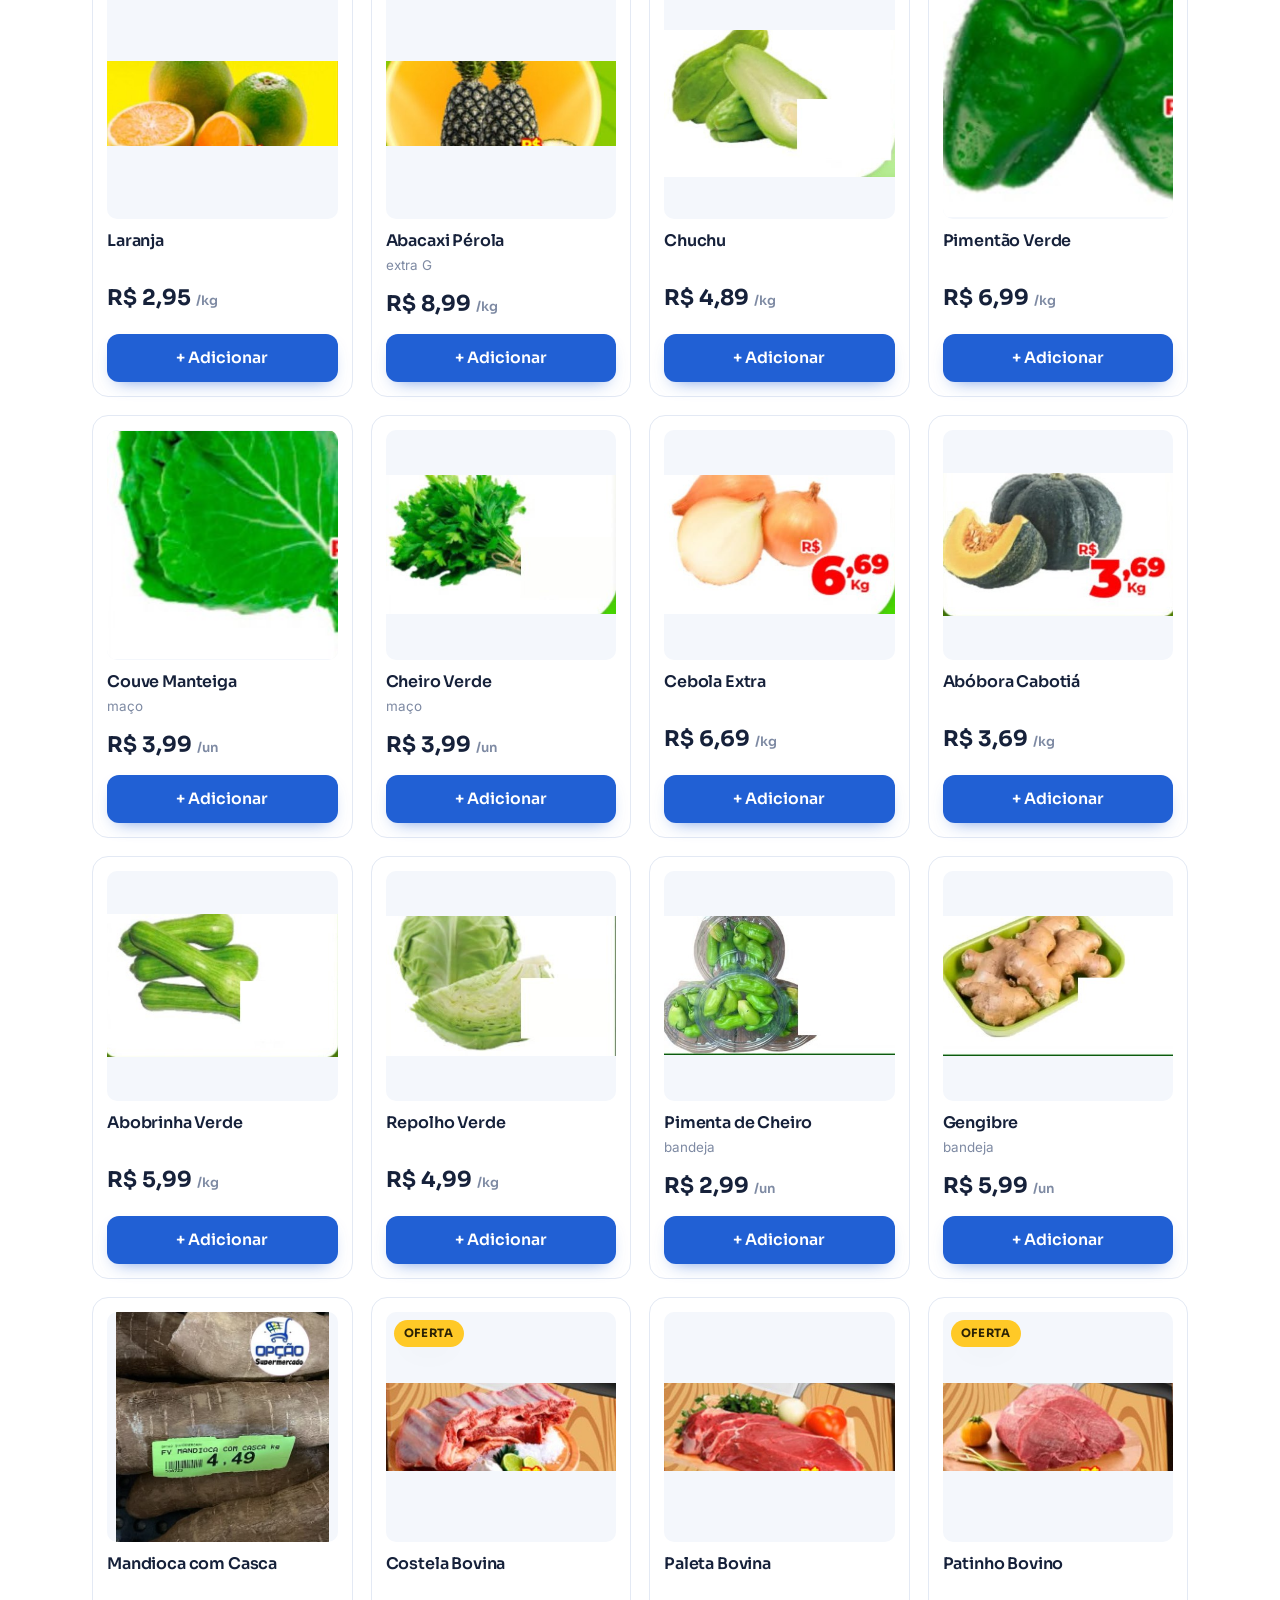
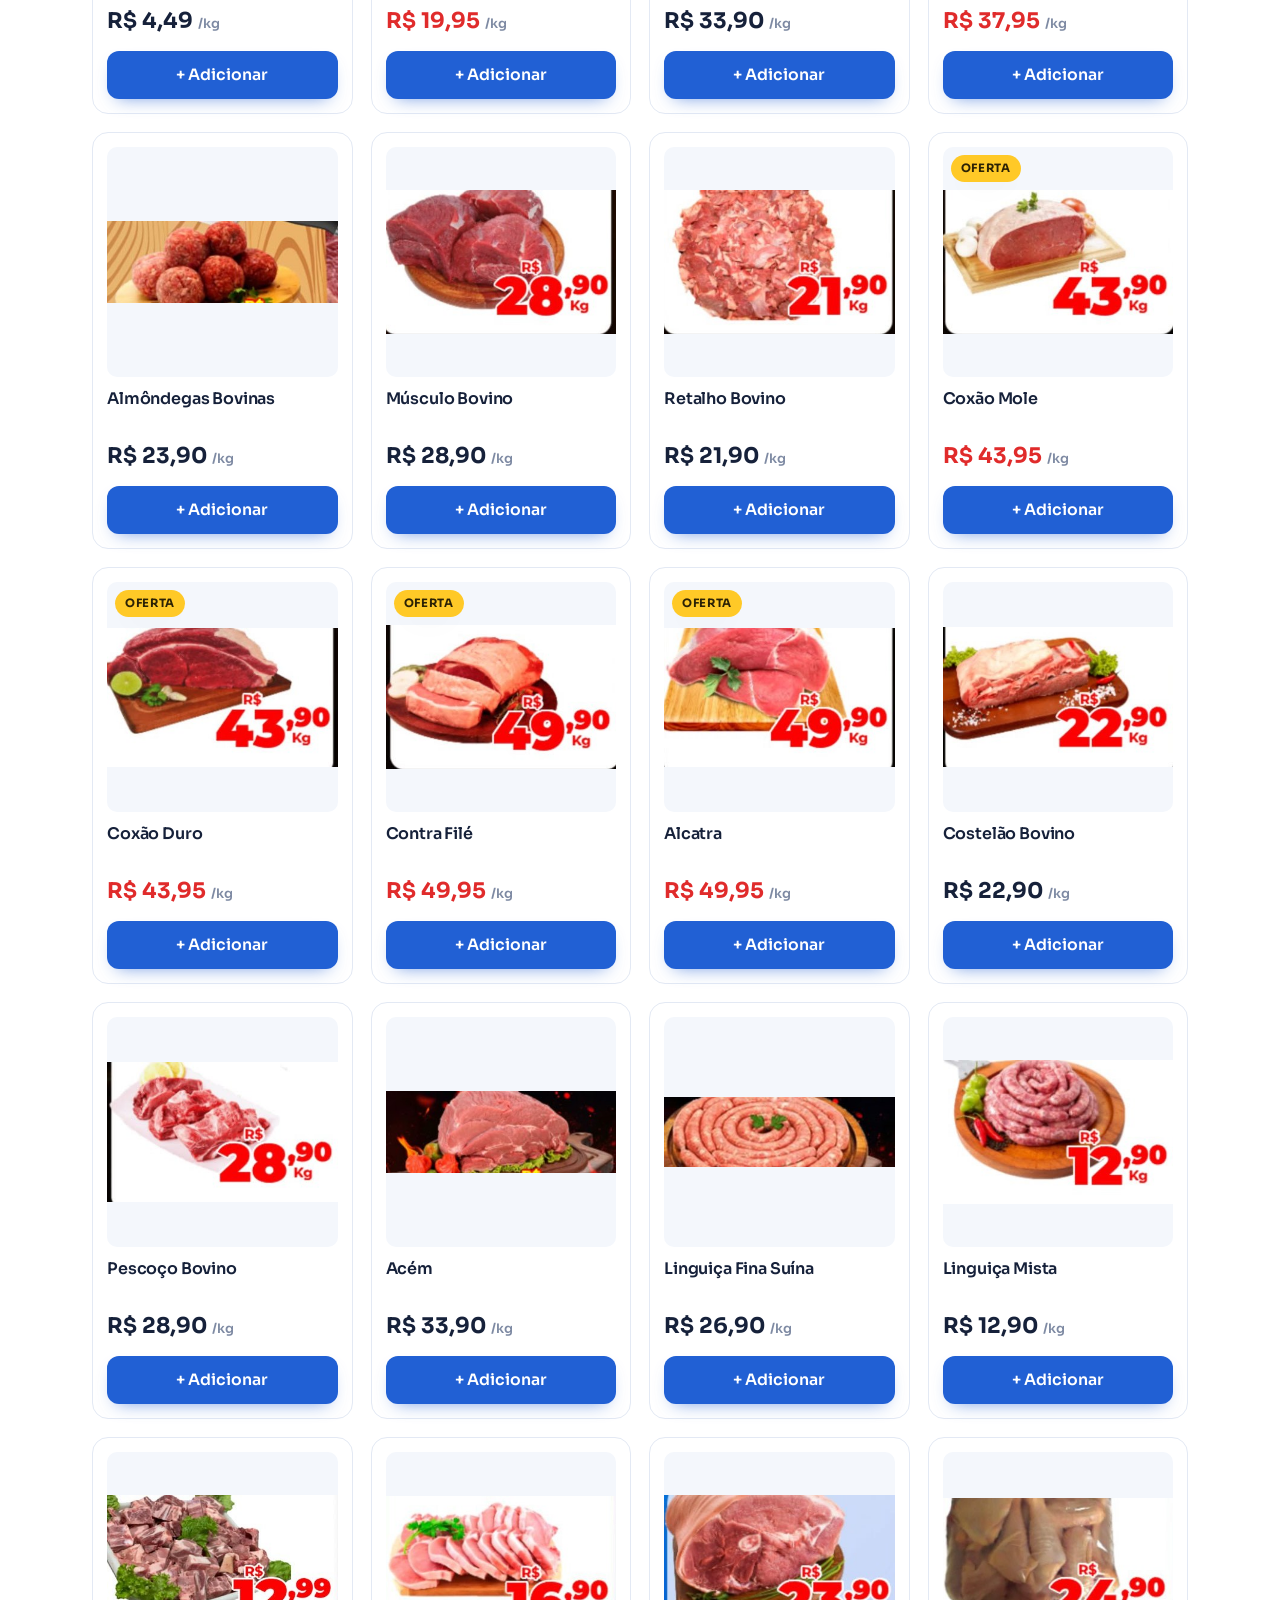
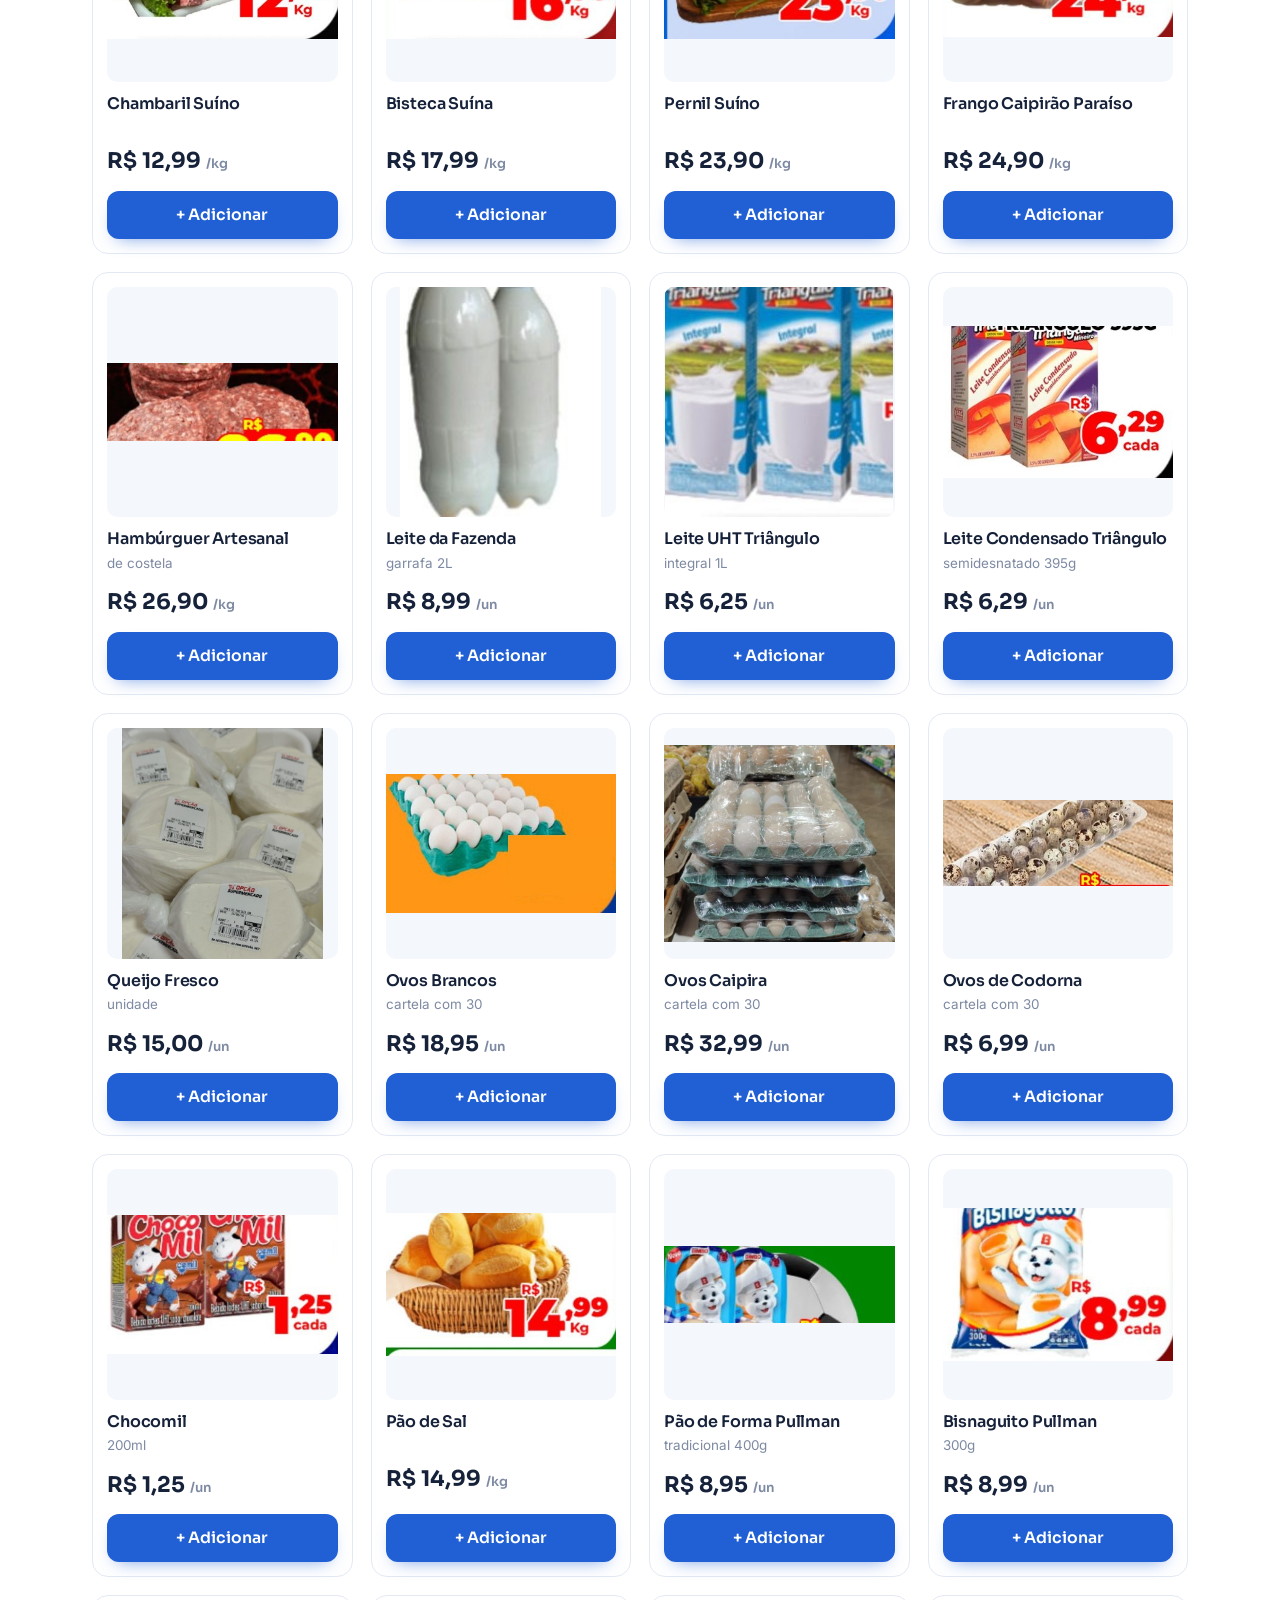
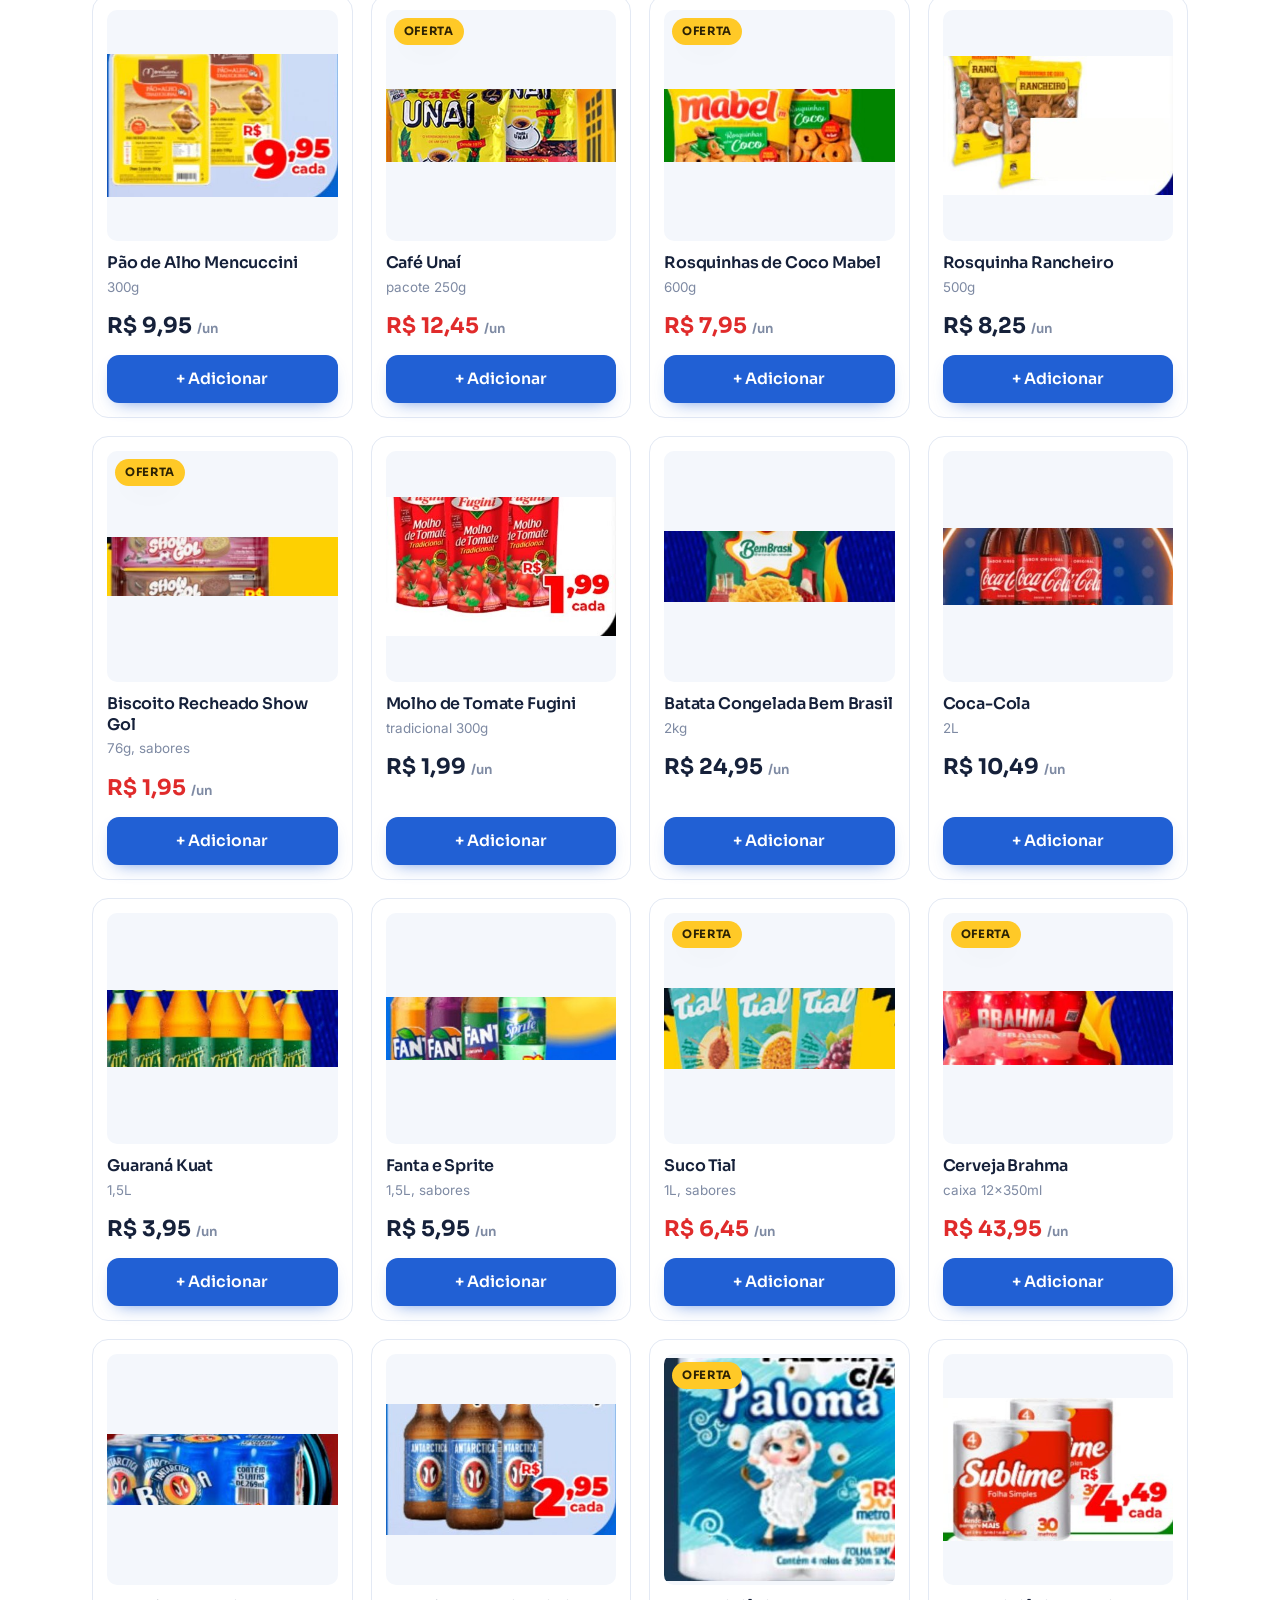
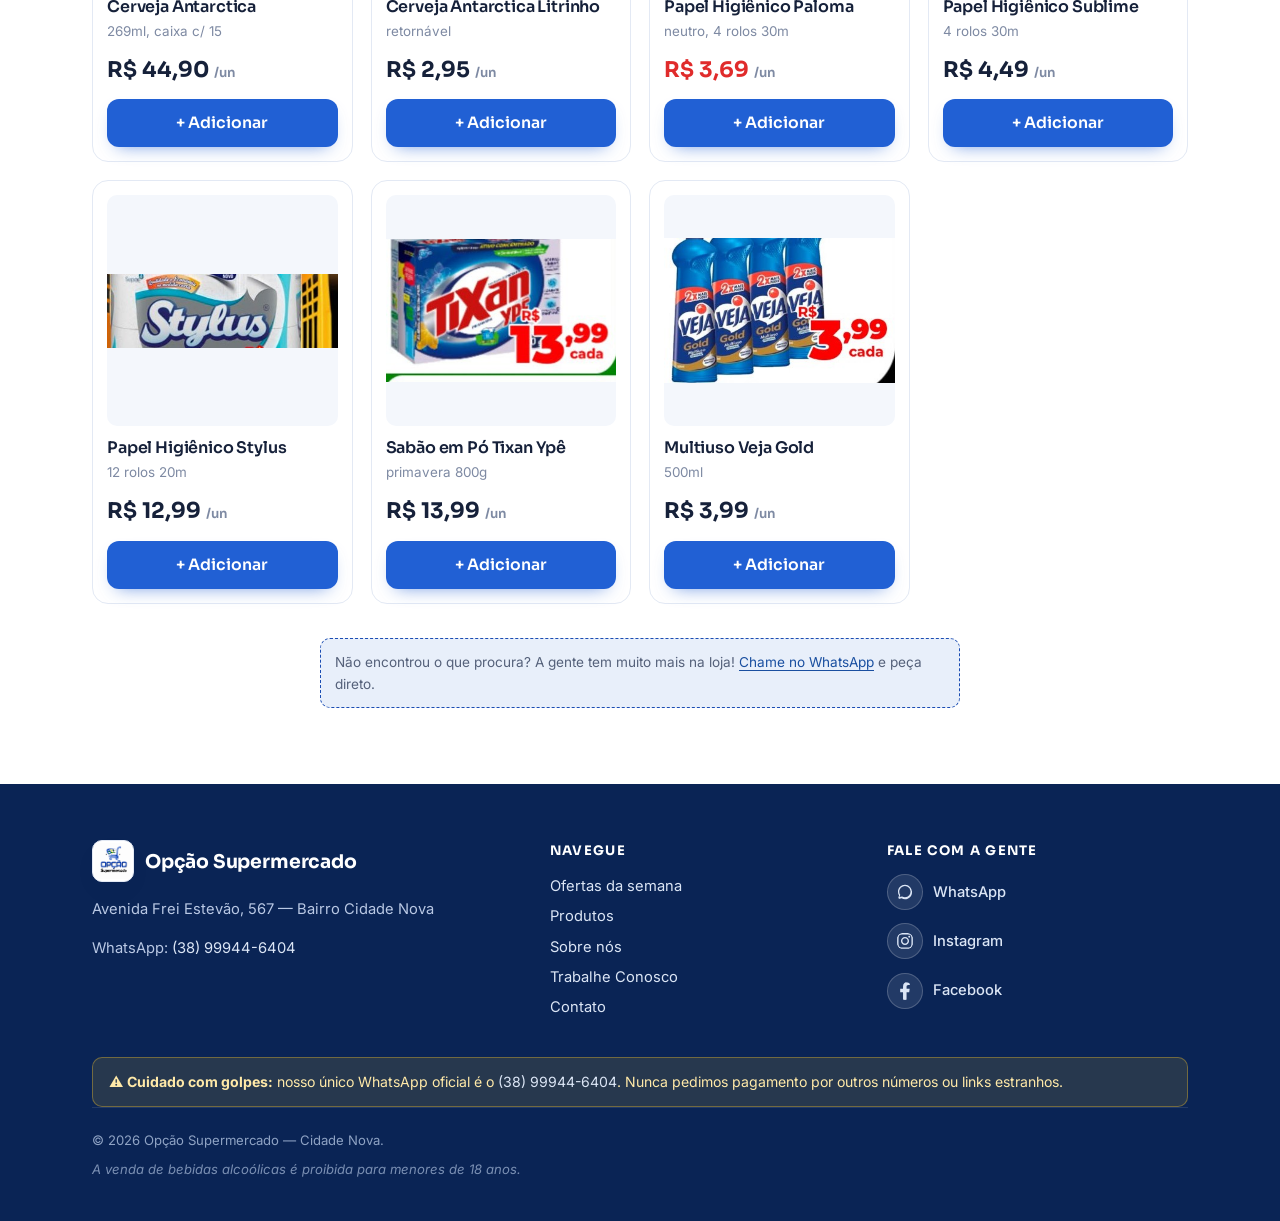
<file: produtos.html>
<!DOCTYPE html>
<html lang="pt-BR">
<head>
  <script>document.documentElement.className+=" js";</script>
  <meta charset="UTF-8">
  <meta name="viewport" content="width=device-width, initial-scale=1.0">
  <title>Produtos — Opção Supermercado</title>
  <meta name="description" content="Veja os produtos do Opção Supermercado: hortifruti, açougue, mercearia, bebidas e limpeza. Monte seu carrinho e peça pelo WhatsApp.">
  <meta property="og:title" content="Produtos — Opção Supermercado">
  <meta property="og:type" content="website">
  <meta name="theme-color" content="#1b4db3">
  <link rel="preconnect" href="https://fonts.googleapis.com">
  <link rel="preconnect" href="https://fonts.gstatic.com" crossorigin>
  <link href="https://fonts.googleapis.com/css2?family=Inter:wght@400;500;600&family=Sora:wght@500;600;700&display=swap" rel="stylesheet">
  <link rel="icon" href="assets/img/logo.png" type="image/png">
  <link rel="stylesheet" href="assets/css/style.css?v=2">
</head>
<body>
  <div class="aviso-topo"></div>

  <header class="site-header">
    <div class="wrap topbar">
      <a class="brand" href="index.html"><span class="logo"><img src="assets/img/logo.png" alt="" width="36" height="36"></span> Opção Supermercado</a>
      <form class="busca-header" action="produtos.html" method="get" role="search">
        <svg viewBox="0 0 24 24" aria-hidden="true"><circle cx="11" cy="11" r="7"/><path d="M21 21l-4.3-4.3"/></svg>
        <input type="search" name="busca" placeholder="O que você procura hoje?" aria-label="Buscar produto">
        <button type="submit">Buscar</button>
      </form>
      <a class="cart-btn" href="#" data-abrir-carrinho>
        <svg viewBox="0 0 24 24" aria-hidden="true"><circle cx="9" cy="20" r="1.4"/><circle cx="18" cy="20" r="1.4"/><path d="M2 3h2.2l2.3 12.3a1.6 1.6 0 0 0 1.6 1.3h8.7a1.6 1.6 0 0 0 1.6-1.2L21.5 7H5.3"/></svg>
        <span class="rotulo-cart">Carrinho</span>
        <span class="badge" data-cart-count>0</span>
      </a>
      <button class="nav-toggle" aria-label="Menu"><span></span><span></span><span></span></button>
    </div>
    <nav class="nav">
      <a href="ofertas.html">Ofertas</a>
      <a href="produtos.html" class="active">Produtos</a>
      <a href="sobre.html">Sobre nós</a>
      <a href="trabalhe-conosco.html">Trabalhe Conosco</a>
      <a href="contato.html">Contato</a>
      <a href="index.html#receber-ofertas" class="nav-cta">Receber ofertas 🔔</a>
    </nav>
  </header>

  <section class="banner">
    <span class="kicker">Nosso catálogo</span>
    <h1>Produtos</h1>
    <p>Escolha o que precisa, toque em “+ Adicionar” e finalize pelo WhatsApp.</p>
  </section>

  <section class="section">
    <div class="wrap">
      <div class="busca-barra">
        <svg viewBox="0 0 24 24" aria-hidden="true"><circle cx="11" cy="11" r="7"/><path d="M21 21l-4.3-4.3"/></svg>
        <input type="search" data-busca-produtos placeholder="Buscar produto (ex.: arroz, tomate, café)…" aria-label="Buscar produto">
      </div>
      <div class="chips-categoria" data-chips-categoria></div>

      <div style="margin-top:34px;" data-produtos-grid>
        <p class="lead">Carregando produtos…</p>
      </div>

      <div class="carrinho-nota" style="max-width:640px;margin:34px auto 0;">
        Não encontrou o que procura? A gente tem muito mais na loja!
        <a href="#" data-config-link="whatsapp" rel="noopener" target="_blank">Chame no WhatsApp</a> e peça direto.
      </div>
    </div>
  </section>

  <footer class="site-footer">
    <div class="wrap">
      <div class="cols">
        <div>
          <a class="brand" href="index.html"><span class="logo"><img src="assets/img/logo.png" alt="" width="21" height="21"></span> Opção Supermercado</a>
          <p><span data-config="endereco">Avenida Frei Estevão, 567 — Bairro Cidade Nova</span></p>
          <p>WhatsApp: <a href="#" data-config-link="whatsapp" rel="noopener" target="_blank">(38) 99944-6404</a></p>
        </div>
        <div>
          <h5>Navegue</h5>
          <ul>
            <li><a href="ofertas.html">Ofertas da semana</a></li>
            <li><a href="produtos.html">Produtos</a></li>
            <li><a href="sobre.html">Sobre nós</a></li>
            <li><a href="trabalhe-conosco.html">Trabalhe Conosco</a></li>
            <li><a href="contato.html">Contato</a></li>
          </ul>
        </div>
        <div>
          <h5>Fale com a gente</h5>
          <ul class="footer-social">
            <li><a class="fs-link zap" href="#" data-config-link="whatsapp" rel="noopener" target="_blank"><svg viewBox="0 0 32 32" aria-hidden="true"><path d="M16 3C9 3 3.5 8.5 3.5 15.5c0 2.4.7 4.7 1.9 6.7L3 29l7-1.8c1.9 1 4 1.6 6 1.6 7 0 12.5-5.5 12.5-12.5S23 3 16 3zm0 22.5c-1.8 0-3.5-.5-5-1.4l-.4-.2-4.2 1.1 1.1-4-.3-.4a10 10 0 1 1 8.8 4.9z"/></svg><span>WhatsApp</span></a></li>
            <li><a class="fs-link ig" href="#" data-config-link="instagram" rel="noopener" target="_blank"><svg viewBox="0 0 448 512" aria-hidden="true"><path d="M224.1 141c-63.6 0-114.9 51.3-114.9 114.9s51.3 114.9 114.9 114.9S339 319.5 339 255.9 287.7 141 224.1 141zm0 189.6c-41.1 0-74.7-33.5-74.7-74.7s33.5-74.7 74.7-74.7 74.7 33.5 74.7 74.7-33.6 74.7-74.7 74.7zm146.4-194.3c0 14.9-12 26.8-26.8 26.8-14.9 0-26.8-12-26.8-26.8s12-26.8 26.8-26.8 26.8 12 26.8 26.8zm76.1 27.2c-1.7-35.9-9.9-67.7-36.2-93.9-26.2-26.2-58-34.4-93.9-36.2-37-2.1-147.9-2.1-184.9 0-35.8 1.7-67.6 9.9-93.9 36.1s-34.4 58-36.2 93.9c-2.1 37-2.1 147.9 0 184.9 1.7 35.9 9.9 67.7 36.2 93.9s58 34.4 93.9 36.2c37 2.1 147.9 2.1 184.9 0 35.9-1.7 67.7-9.9 93.9-36.2 26.2-26.2 34.4-58 36.2-93.9 2.1-37 2.1-147.8 0-184.8zM398.8 388c-7.8 19.6-22.9 34.7-42.6 42.6-29.5 11.7-99.5 9-132.1 9s-102.7 2.6-132.1-9c-19.6-7.8-34.7-22.9-42.6-42.6-11.7-29.5-9-99.5-9-132.1s-2.6-102.7 9-132.1c7.8-19.6 22.9-34.7 42.6-42.6 29.5-11.7 99.5-9 132.1-9s102.7-2.6 132.1 9c19.6 7.8 34.7 22.9 42.6 42.6 11.7 29.5 9 99.5 9 132.1s2.7 102.7-9 132.1z"/></svg><span>Instagram</span></a></li>
            <li><a class="fs-link fb" href="#" data-config-link="facebook" rel="noopener" target="_blank"><svg viewBox="0 0 320 512" aria-hidden="true"><path d="M279.14 288l14.22-92.66h-88.91v-60.13c0-25.35 12.42-50.06 52.24-50.06h40.42V6.26S260.43 0 225.36 0c-73.22 0-121.08 44.38-121.08 124.72v70.62H22.89V288h81.39v224h100.17V288z"/></svg><span>Facebook</span></a></li>
          </ul>
        </div>
      </div>
      <div class="alerta-golpe">
        ⚠️ <strong>Cuidado com golpes:</strong> nosso único WhatsApp oficial é o <a href="#" data-config-link="whatsapp" rel="noopener" target="_blank">(38) 99944-6404</a>. Nunca pedimos pagamento por outros números ou links estranhos.
      </div>
      <div class="legal">
        © <span id="year"></span> Opção Supermercado — Cidade Nova.
        <div class="disclaimer">A venda de bebidas alcoólicas é proibida para menores de 18 anos.</div>
      </div>
    </div>
  </footer>

  <script src="assets/js/main.js?v=2"></script>
  <script src="assets/js/conteudo-padrao.js?v=2"></script>
  <script src="assets/js/conteudo.js?v=2"></script>
  <script src="assets/js/produtos.js?v=2"></script>
  <script src="assets/js/carrinho.js?v=2"></script>
</body>
</html>
</file>
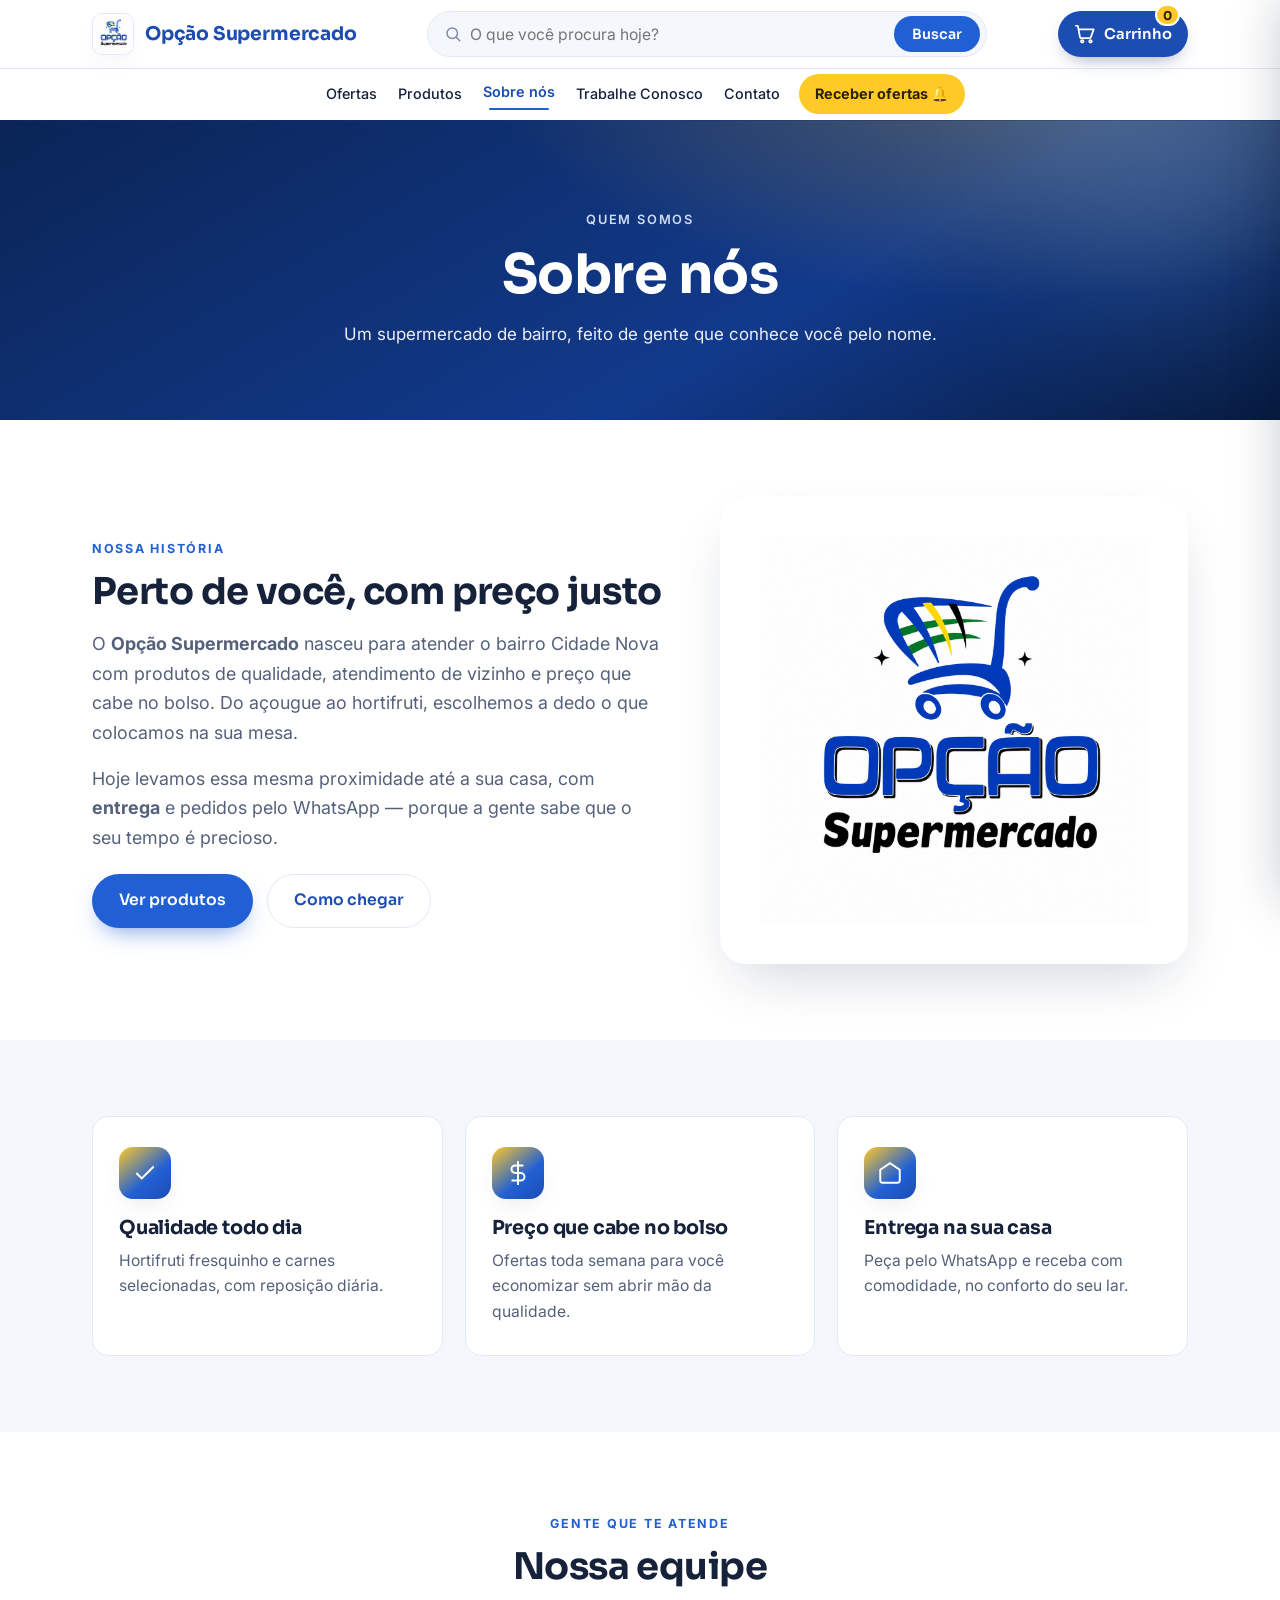
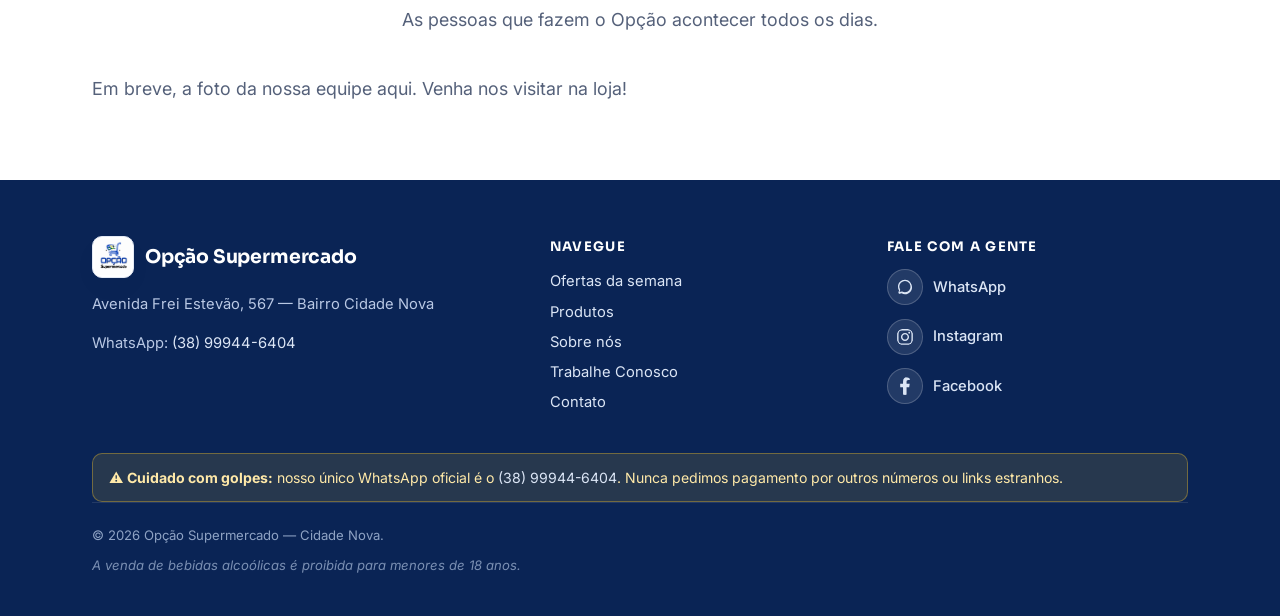
<file: sobre.html>
<!DOCTYPE html>
<html lang="pt-BR">
<head>
  <script>document.documentElement.className+=" js";</script>
  <meta charset="UTF-8">
  <meta name="viewport" content="width=device-width, initial-scale=1.0">
  <title>Sobre nós — Opção Supermercado</title>
  <meta name="description" content="Conheça o Opção Supermercado, sua história e a equipe que atende você todos os dias no bairro Cidade Nova.">
  <meta property="og:title" content="Sobre nós — Opção Supermercado">
  <meta property="og:type" content="website">
  <meta name="theme-color" content="#1b4db3">
  <link rel="preconnect" href="https://fonts.googleapis.com">
  <link rel="preconnect" href="https://fonts.gstatic.com" crossorigin>
  <link href="https://fonts.googleapis.com/css2?family=Inter:wght@400;500;600&family=Sora:wght@500;600;700&display=swap" rel="stylesheet">
  <link rel="icon" href="assets/img/logo.png" type="image/png">
  <link rel="stylesheet" href="assets/css/style.css?v=2">
</head>
<body>
  <div class="aviso-topo"></div>

  <header class="site-header">
    <div class="wrap topbar">
      <a class="brand" href="index.html"><span class="logo"><img src="assets/img/logo.png" alt="" width="36" height="36"></span> Opção Supermercado</a>
      <form class="busca-header" action="produtos.html" method="get" role="search">
        <svg viewBox="0 0 24 24" aria-hidden="true"><circle cx="11" cy="11" r="7"/><path d="M21 21l-4.3-4.3"/></svg>
        <input type="search" name="busca" placeholder="O que você procura hoje?" aria-label="Buscar produto">
        <button type="submit">Buscar</button>
      </form>
      <a class="cart-btn" href="#" data-abrir-carrinho>
        <svg viewBox="0 0 24 24" aria-hidden="true"><circle cx="9" cy="20" r="1.4"/><circle cx="18" cy="20" r="1.4"/><path d="M2 3h2.2l2.3 12.3a1.6 1.6 0 0 0 1.6 1.3h8.7a1.6 1.6 0 0 0 1.6-1.2L21.5 7H5.3"/></svg>
        <span class="rotulo-cart">Carrinho</span>
        <span class="badge" data-cart-count>0</span>
      </a>
      <button class="nav-toggle" aria-label="Menu"><span></span><span></span><span></span></button>
    </div>
    <nav class="nav">
      <a href="ofertas.html">Ofertas</a>
      <a href="produtos.html">Produtos</a>
      <a href="sobre.html" class="active">Sobre nós</a>
      <a href="trabalhe-conosco.html">Trabalhe Conosco</a>
      <a href="contato.html">Contato</a>
      <a href="index.html#receber-ofertas" class="nav-cta">Receber ofertas 🔔</a>
    </nav>
  </header>

  <section class="banner">
    <span class="kicker">Quem somos</span>
    <h1>Sobre nós</h1>
    <p>Um supermercado de bairro, feito de gente que conhece você pelo nome.</p>
  </section>

  <section class="section">
    <div class="wrap">
      <div class="split">
        <div class="reveal">
          <span class="eyebrow">Nossa história</span>
          <h2 class="section-title">Perto de você, com preço justo</h2>
          <p class="lead">
            O <strong>Opção Supermercado</strong> nasceu para atender o bairro Cidade Nova com
            produtos de qualidade, atendimento de vizinho e preço que cabe no bolso.
            Do açougue ao hortifruti, escolhemos a dedo o que colocamos na sua mesa.
          </p>
          <p class="lead">
            Hoje levamos essa mesma proximidade até a sua casa, com <strong>entrega</strong> e
            pedidos pelo WhatsApp — porque a gente sabe que o seu tempo é precioso.
          </p>
          <div class="hero-cta" style="justify-content:flex-start;margin-top:22px;">
            <a class="btn btn-solid" href="produtos.html">Ver produtos</a>
            <a class="btn btn-ghost" href="contato.html">Como chegar</a>
          </div>
        </div>
        <div class="media reveal">
          <img src="assets/img/logo.png" alt="Opção Supermercado" style="padding:40px;background:#fff;">
        </div>
      </div>
    </div>
  </section>

  <section class="section alt">
    <div class="wrap">
      <div class="features">
        <div class="feature reveal">
          <div class="ic"><svg viewBox="0 0 24 24"><path d="M20 6L9 17l-5-5"/></svg></div>
          <h3>Qualidade todo dia</h3>
          <p>Hortifruti fresquinho e carnes selecionadas, com reposição diária.</p>
        </div>
        <div class="feature reveal">
          <div class="ic"><svg viewBox="0 0 24 24"><path d="M12 1v22M17 5H9.5a3.5 3.5 0 0 0 0 7h5a3.5 3.5 0 0 1 0 7H6"/></svg></div>
          <h3>Preço que cabe no bolso</h3>
          <p>Ofertas toda semana para você economizar sem abrir mão da qualidade.</p>
        </div>
        <div class="feature reveal">
          <div class="ic"><svg viewBox="0 0 24 24"><path d="M3 9l9-6 9 6v10a2 2 0 0 1-2 2H5a2 2 0 0 1-2-2z"/></svg></div>
          <h3>Entrega na sua casa</h3>
          <p>Peça pelo WhatsApp e receba com comodidade, no conforto do seu lar.</p>
        </div>
      </div>
    </div>
  </section>

  <!-- Equipe -->
  <section class="section">
    <div class="wrap">
      <div class="section-head center reveal">
        <span class="eyebrow">Gente que te atende</span>
        <h2 class="section-title">Nossa equipe</h2>
        <p class="lead">As pessoas que fazem o Opção acontecer todos os dias.</p>
      </div>
      <div data-conteudo="funcionarios">
        <p class="lead" style="text-align:center;">Em breve, a foto da nossa equipe aqui.</p>
      </div>
    </div>
  </section>

  <footer class="site-footer">
    <div class="wrap">
      <div class="cols">
        <div>
          <a class="brand" href="index.html"><span class="logo"><img src="assets/img/logo.png" alt="" width="21" height="21"></span> Opção Supermercado</a>
          <p><span data-config="endereco">Avenida Frei Estevão, 567 — Bairro Cidade Nova</span></p>
          <p>WhatsApp: <a href="#" data-config-link="whatsapp" rel="noopener" target="_blank">(38) 99944-6404</a></p>
        </div>
        <div>
          <h5>Navegue</h5>
          <ul>
            <li><a href="ofertas.html">Ofertas da semana</a></li>
            <li><a href="produtos.html">Produtos</a></li>
            <li><a href="sobre.html">Sobre nós</a></li>
            <li><a href="trabalhe-conosco.html">Trabalhe Conosco</a></li>
            <li><a href="contato.html">Contato</a></li>
          </ul>
        </div>
        <div>
          <h5>Fale com a gente</h5>
          <ul class="footer-social">
            <li><a class="fs-link zap" href="#" data-config-link="whatsapp" rel="noopener" target="_blank"><svg viewBox="0 0 32 32" aria-hidden="true"><path d="M16 3C9 3 3.5 8.5 3.5 15.5c0 2.4.7 4.7 1.9 6.7L3 29l7-1.8c1.9 1 4 1.6 6 1.6 7 0 12.5-5.5 12.5-12.5S23 3 16 3zm0 22.5c-1.8 0-3.5-.5-5-1.4l-.4-.2-4.2 1.1 1.1-4-.3-.4a10 10 0 1 1 8.8 4.9z"/></svg><span>WhatsApp</span></a></li>
            <li><a class="fs-link ig" href="#" data-config-link="instagram" rel="noopener" target="_blank"><svg viewBox="0 0 448 512" aria-hidden="true"><path d="M224.1 141c-63.6 0-114.9 51.3-114.9 114.9s51.3 114.9 114.9 114.9S339 319.5 339 255.9 287.7 141 224.1 141zm0 189.6c-41.1 0-74.7-33.5-74.7-74.7s33.5-74.7 74.7-74.7 74.7 33.5 74.7 74.7-33.6 74.7-74.7 74.7zm146.4-194.3c0 14.9-12 26.8-26.8 26.8-14.9 0-26.8-12-26.8-26.8s12-26.8 26.8-26.8 26.8 12 26.8 26.8zm76.1 27.2c-1.7-35.9-9.9-67.7-36.2-93.9-26.2-26.2-58-34.4-93.9-36.2-37-2.1-147.9-2.1-184.9 0-35.8 1.7-67.6 9.9-93.9 36.1s-34.4 58-36.2 93.9c-2.1 37-2.1 147.9 0 184.9 1.7 35.9 9.9 67.7 36.2 93.9s58 34.4 93.9 36.2c37 2.1 147.9 2.1 184.9 0 35.9-1.7 67.7-9.9 93.9-36.2 26.2-26.2 34.4-58 36.2-93.9 2.1-37 2.1-147.8 0-184.8zM398.8 388c-7.8 19.6-22.9 34.7-42.6 42.6-29.5 11.7-99.5 9-132.1 9s-102.7 2.6-132.1-9c-19.6-7.8-34.7-22.9-42.6-42.6-11.7-29.5-9-99.5-9-132.1s-2.6-102.7 9-132.1c7.8-19.6 22.9-34.7 42.6-42.6 29.5-11.7 99.5-9 132.1-9s102.7-2.6 132.1 9c19.6 7.8 34.7 22.9 42.6 42.6 11.7 29.5 9 99.5 9 132.1s2.7 102.7-9 132.1z"/></svg><span>Instagram</span></a></li>
            <li><a class="fs-link fb" href="#" data-config-link="facebook" rel="noopener" target="_blank"><svg viewBox="0 0 320 512" aria-hidden="true"><path d="M279.14 288l14.22-92.66h-88.91v-60.13c0-25.35 12.42-50.06 52.24-50.06h40.42V6.26S260.43 0 225.36 0c-73.22 0-121.08 44.38-121.08 124.72v70.62H22.89V288h81.39v224h100.17V288z"/></svg><span>Facebook</span></a></li>
          </ul>
        </div>
      </div>
      <div class="alerta-golpe">
        ⚠️ <strong>Cuidado com golpes:</strong> nosso único WhatsApp oficial é o <a href="#" data-config-link="whatsapp" rel="noopener" target="_blank">(38) 99944-6404</a>. Nunca pedimos pagamento por outros números ou links estranhos.
      </div>
      <div class="legal">
        © <span id="year"></span> Opção Supermercado — Cidade Nova.
        <div class="disclaimer">A venda de bebidas alcoólicas é proibida para menores de 18 anos.</div>
      </div>
    </div>
  </footer>

  <script src="assets/js/main.js?v=2"></script>
  <script src="assets/js/conteudo-padrao.js?v=2"></script>
  <script src="assets/js/conteudo.js?v=2"></script>
  <script src="assets/js/produtos.js?v=2"></script>
  <script src="assets/js/carrinho.js?v=2"></script>
</body>
</html>
</file>
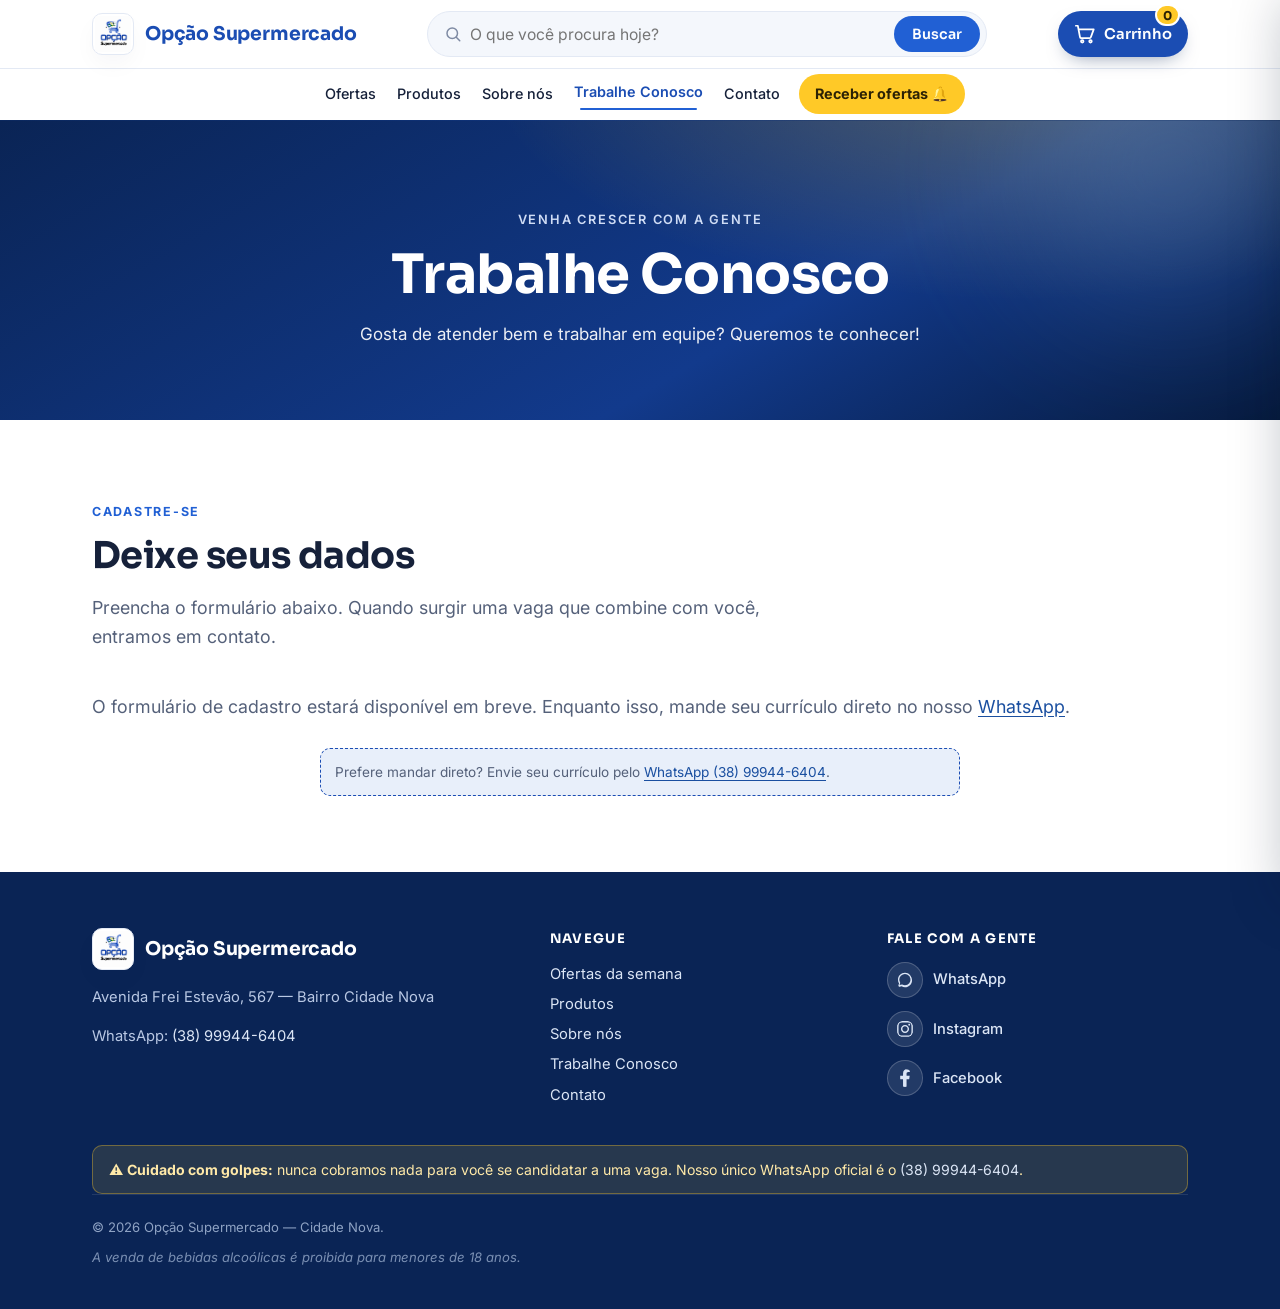
<file: trabalhe-conosco.html>
<!DOCTYPE html>
<html lang="pt-BR">
<head>
  <script>document.documentElement.className+=" js";</script>
  <meta charset="UTF-8">
  <meta name="viewport" content="width=device-width, initial-scale=1.0">
  <title>Trabalhe Conosco — Opção Supermercado</title>
  <meta name="description" content="Faça parte da equipe do Opção Supermercado. Envie seu currículo e cadastre-se nas nossas vagas.">
  <meta property="og:title" content="Trabalhe Conosco — Opção Supermercado">
  <meta property="og:type" content="website">
  <meta name="theme-color" content="#1b4db3">
  <link rel="preconnect" href="https://fonts.googleapis.com">
  <link rel="preconnect" href="https://fonts.gstatic.com" crossorigin>
  <link href="https://fonts.googleapis.com/css2?family=Inter:wght@400;500;600&family=Sora:wght@500;600;700&display=swap" rel="stylesheet">
  <link rel="icon" href="assets/img/logo.png" type="image/png">
  <link rel="stylesheet" href="assets/css/style.css?v=2">
</head>
<body>
  <div class="aviso-topo"></div>

  <header class="site-header">
    <div class="wrap topbar">
      <a class="brand" href="index.html"><span class="logo"><img src="assets/img/logo.png" alt="" width="36" height="36"></span> Opção Supermercado</a>
      <form class="busca-header" action="produtos.html" method="get" role="search">
        <svg viewBox="0 0 24 24" aria-hidden="true"><circle cx="11" cy="11" r="7"/><path d="M21 21l-4.3-4.3"/></svg>
        <input type="search" name="busca" placeholder="O que você procura hoje?" aria-label="Buscar produto">
        <button type="submit">Buscar</button>
      </form>
      <a class="cart-btn" href="#" data-abrir-carrinho>
        <svg viewBox="0 0 24 24" aria-hidden="true"><circle cx="9" cy="20" r="1.4"/><circle cx="18" cy="20" r="1.4"/><path d="M2 3h2.2l2.3 12.3a1.6 1.6 0 0 0 1.6 1.3h8.7a1.6 1.6 0 0 0 1.6-1.2L21.5 7H5.3"/></svg>
        <span class="rotulo-cart">Carrinho</span>
        <span class="badge" data-cart-count>0</span>
      </a>
      <button class="nav-toggle" aria-label="Menu"><span></span><span></span><span></span></button>
    </div>
    <nav class="nav">
      <a href="ofertas.html">Ofertas</a>
      <a href="produtos.html">Produtos</a>
      <a href="sobre.html">Sobre nós</a>
      <a href="trabalhe-conosco.html" class="active">Trabalhe Conosco</a>
      <a href="contato.html">Contato</a>
      <a href="index.html#receber-ofertas" class="nav-cta">Receber ofertas 🔔</a>
    </nav>
  </header>

  <section class="banner">
    <span class="kicker">Venha crescer com a gente</span>
    <h1>Trabalhe Conosco</h1>
    <p>Gosta de atender bem e trabalhar em equipe? Queremos te conhecer!</p>
  </section>

  <section class="section">
    <div class="wrap">
      <div class="section-head reveal">
        <span class="eyebrow">Cadastre-se</span>
        <h2 class="section-title">Deixe seus dados</h2>
        <p class="lead">Preencha o formulário abaixo. Quando surgir uma vaga que combine com você, entramos em contato.</p>
      </div>

      <!-- Google Form embutido (URL vem da aba Configurações → "Form trabalhe conosco") -->
      <div>
        <p class="lead" data-sem-form>
          O formulário de cadastro estará disponível em breve. Enquanto isso, mande seu currículo
          direto no nosso <a href="#" data-config-link="whatsapp" rel="noopener" target="_blank">WhatsApp</a>.
        </p>
        <iframe class="embed-frame" data-config-embed="formTrabalheConosco" style="display:none;"
                title="Formulário Trabalhe Conosco" loading="lazy">Carregando…</iframe>
      </div>

      <div class="carrinho-nota" style="max-width:640px;margin:26px auto 0;">
        Prefere mandar direto? Envie seu currículo pelo
        <a href="#" data-config-link="whatsapp" rel="noopener" target="_blank">WhatsApp (38) 99944-6404</a>.
      </div>
    </div>
  </section>

  <footer class="site-footer">
    <div class="wrap">
      <div class="cols">
        <div>
          <a class="brand" href="index.html"><span class="logo"><img src="assets/img/logo.png" alt="" width="21" height="21"></span> Opção Supermercado</a>
          <p><span data-config="endereco">Avenida Frei Estevão, 567 — Bairro Cidade Nova</span></p>
          <p>WhatsApp: <a href="#" data-config-link="whatsapp" rel="noopener" target="_blank">(38) 99944-6404</a></p>
        </div>
        <div>
          <h5>Navegue</h5>
          <ul>
            <li><a href="ofertas.html">Ofertas da semana</a></li>
            <li><a href="produtos.html">Produtos</a></li>
            <li><a href="sobre.html">Sobre nós</a></li>
            <li><a href="trabalhe-conosco.html">Trabalhe Conosco</a></li>
            <li><a href="contato.html">Contato</a></li>
          </ul>
        </div>
        <div>
          <h5>Fale com a gente</h5>
          <ul class="footer-social">
            <li><a class="fs-link zap" href="#" data-config-link="whatsapp" rel="noopener" target="_blank"><svg viewBox="0 0 32 32" aria-hidden="true"><path d="M16 3C9 3 3.5 8.5 3.5 15.5c0 2.4.7 4.7 1.9 6.7L3 29l7-1.8c1.9 1 4 1.6 6 1.6 7 0 12.5-5.5 12.5-12.5S23 3 16 3zm0 22.5c-1.8 0-3.5-.5-5-1.4l-.4-.2-4.2 1.1 1.1-4-.3-.4a10 10 0 1 1 8.8 4.9z"/></svg><span>WhatsApp</span></a></li>
            <li><a class="fs-link ig" href="#" data-config-link="instagram" rel="noopener" target="_blank"><svg viewBox="0 0 448 512" aria-hidden="true"><path d="M224.1 141c-63.6 0-114.9 51.3-114.9 114.9s51.3 114.9 114.9 114.9S339 319.5 339 255.9 287.7 141 224.1 141zm0 189.6c-41.1 0-74.7-33.5-74.7-74.7s33.5-74.7 74.7-74.7 74.7 33.5 74.7 74.7-33.6 74.7-74.7 74.7zm146.4-194.3c0 14.9-12 26.8-26.8 26.8-14.9 0-26.8-12-26.8-26.8s12-26.8 26.8-26.8 26.8 12 26.8 26.8zm76.1 27.2c-1.7-35.9-9.9-67.7-36.2-93.9-26.2-26.2-58-34.4-93.9-36.2-37-2.1-147.9-2.1-184.9 0-35.8 1.7-67.6 9.9-93.9 36.1s-34.4 58-36.2 93.9c-2.1 37-2.1 147.9 0 184.9 1.7 35.9 9.9 67.7 36.2 93.9s58 34.4 93.9 36.2c37 2.1 147.9 2.1 184.9 0 35.9-1.7 67.7-9.9 93.9-36.2 26.2-26.2 34.4-58 36.2-93.9 2.1-37 2.1-147.8 0-184.8zM398.8 388c-7.8 19.6-22.9 34.7-42.6 42.6-29.5 11.7-99.5 9-132.1 9s-102.7 2.6-132.1-9c-19.6-7.8-34.7-22.9-42.6-42.6-11.7-29.5-9-99.5-9-132.1s-2.6-102.7 9-132.1c7.8-19.6 22.9-34.7 42.6-42.6 29.5-11.7 99.5-9 132.1-9s102.7-2.6 132.1 9c19.6 7.8 34.7 22.9 42.6 42.6 11.7 29.5 9 99.5 9 132.1s2.7 102.7-9 132.1z"/></svg><span>Instagram</span></a></li>
            <li><a class="fs-link fb" href="#" data-config-link="facebook" rel="noopener" target="_blank"><svg viewBox="0 0 320 512" aria-hidden="true"><path d="M279.14 288l14.22-92.66h-88.91v-60.13c0-25.35 12.42-50.06 52.24-50.06h40.42V6.26S260.43 0 225.36 0c-73.22 0-121.08 44.38-121.08 124.72v70.62H22.89V288h81.39v224h100.17V288z"/></svg><span>Facebook</span></a></li>
          </ul>
        </div>
      </div>
      <div class="alerta-golpe">
        ⚠️ <strong>Cuidado com golpes:</strong> nunca cobramos nada para você se candidatar a uma vaga. Nosso único WhatsApp oficial é o <a href="#" data-config-link="whatsapp" rel="noopener" target="_blank">(38) 99944-6404</a>.
      </div>
      <div class="legal">
        © <span id="year"></span> Opção Supermercado — Cidade Nova.
        <div class="disclaimer">A venda de bebidas alcoólicas é proibida para menores de 18 anos.</div>
      </div>
    </div>
  </footer>

  <script src="assets/js/main.js?v=2"></script>
  <script src="assets/js/conteudo-padrao.js?v=2"></script>
  <script src="assets/js/conteudo.js?v=2"></script>
  <script src="assets/js/produtos.js?v=2"></script>
  <script src="assets/js/carrinho.js?v=2"></script>
</body>
</html>
</file>
<file: assets/css/style.css>
/* ===========================================================================
   Opção Supermercado — estilos do site
   ---------------------------------------------------------------------------
   Uma folha de estilos, sem build. Para mudar as cores do site inteiro,
   edite as variáveis no bloco :root abaixo. Paleta da logo: azul + amarelo
   e verde do globo; vermelho apenas para preços de oferta.
   =========================================================================== */
:root {
  /* Paleta da marca -------------------------------------------------------- */
  --brand:      #1b4db3;   /* azul do carrinho/OPÇÃO — cor principal        */
  --brand-dark: #123a8c;   /* azul profundo — gradientes, fundos escuros    */
  --brand-deep: #0a2455;   /* azul quase-preto — hero/rodapé                */
  --accent:     #2160d4;   /* azul vivo — botões, sublinhados               */
  --accent-2:   #ffc927;   /* amarelo do globo — CTAs e selo OFERTA         */
  --gold:       #ffc927;   /* idem (mantido p/ compatibilidade de classes)  */
  --green:      #2f9e44;   /* verde do globo — WhatsApp / confirmação       */
  --promo:      #e02b2b;   /* vermelho de preço de oferta                   */

  /* Tintas & superfícies --------------------------------------------------- */
  --ink:        #16213a;   /* texto principal (azul-marinho)                */
  --muted:      #55617a;   /* texto secundário                              */
  --faint:      #7e8aa3;   /* terciário / legendas                          */
  --news:       #1b4db3;   /* títulos de destaques — azul da marca          */
  --link:       #1a4fa0;   /* links no texto                                */
  --line:       #e3e9f4;   /* filetes / bordas de cards                     */
  --bg:         #ffffff;   /* fundo da página                               */
  --bg-soft:    #f4f7fc;   /* fundo suave de seções                         */
  --bg-mint:    #e8effa;   /* fundo de mídia / placeholders (azul-claro)    */
  --card:       #ffffff;   /* superfície de cards / painéis                 */

  --header-bg:          rgba(255,255,255,.78);
  --header-bg-scrolled: rgba(255,255,255,.92);
  --nav-mobile-bg:      rgba(255,255,255,.98);

  /* Layout & efeitos ------------------------------------------------------- */
  --maxw:       1140px;
  --radius:     16px;
  --radius-sm:  10px;
  --radius-lg:  26px;
  --shadow:     0 10px 30px -12px rgba(7,26,60,.16);
  --shadow-lg:  0 24px 60px -20px rgba(7,26,60,.22);
  --ring:       0 0 0 4px rgba(33,96,212,.18);

  --font:    "Inter", -apple-system, BlinkMacSystemFont, "Segoe UI", Roboto, Helvetica, Arial, sans-serif;
  --display: "Sora", var(--font);
}

/* --------------------------------------------------------------- Base */
* { box-sizing: border-box; }
html { scroll-behavior: smooth; -webkit-text-size-adjust: 100%; }
body {
  margin: 0;
  font-family: var(--font);
  color: var(--ink);
  background: var(--bg);
  line-height: 1.65;
  font-size: 17px;
  -webkit-font-smoothing: antialiased;
  text-rendering: optimizeLegibility;
}
img { max-width: 100%; display: block; }
a { color: var(--link); text-underline-offset: 3px; }
h1, h2, h3, h4 { font-family: var(--display); line-height: 1.15; letter-spacing: -.01em; }
::selection { background: rgba(33,96,212,.22); }

.wrap { max-width: var(--maxw); margin: 0 auto; padding: 0 22px; }

/* ------------------------------------------------------------- Header */
.site-header {
  position: sticky; top: 0; z-index: 50;
  background: var(--header-bg);
  backdrop-filter: saturate(160%) blur(14px);
  -webkit-backdrop-filter: saturate(160%) blur(14px);
  border-bottom: 1px solid transparent;
  transition: border-color .25s, box-shadow .25s, background .25s;
}
.site-header.scrolled {
  background: var(--header-bg-scrolled);
  border-bottom-color: var(--line);
  box-shadow: 0 8px 28px -18px rgba(0,0,0,.7);
}
.site-header .wrap.topbar {
  display: flex; align-items: center; justify-content: space-between;
  gap: 14px; min-height: 68px; padding-top: 8px; padding-bottom: 8px;
  flex-wrap: wrap;
}
.brand {
  display: flex; align-items: center; gap: 11px;
  font-family: var(--display);
  font-weight: 700; letter-spacing: -.01em; color: var(--brand);
  text-decoration: none; font-size: 1.18rem; white-space: nowrap;
}
.brand .logo {
  width: 42px; height: 42px; border-radius: 10px;
  background: #fff; border: 1px solid var(--line);
  display: grid; place-items: center; overflow: hidden;
  box-shadow: var(--shadow);
}
.brand .logo img { width: 36px; height: 36px; display: block; object-fit: contain; }
/* Busca no cabeçalho (estilo supermercado) */
.busca-header {
  flex: 1 1 260px; display: flex; align-items: center; gap: 8px;
  max-width: 560px; min-width: 200px;
  background: var(--bg-soft); border: 1.5px solid var(--line);
  border-radius: 999px; padding: 4px 6px 4px 16px;
  transition: border-color .2s, background .2s;
}
.busca-header:focus-within { border-color: var(--accent); background: #fff; }
.busca-header svg { width: 18px; height: 18px; flex: none; fill: none; stroke: var(--faint); stroke-width: 2; stroke-linecap: round; }
.busca-header input {
  flex: 1; min-width: 0; border: 0; outline: 0; background: transparent;
  font-size: .98rem; font-family: var(--font); color: var(--ink); padding: 8px 0;
}
.busca-header button {
  flex: none; border: 0; cursor: pointer; border-radius: 999px;
  background: var(--accent); color: #fff;
  font-family: var(--display); font-weight: 600; font-size: .88rem;
  padding: 9px 18px; transition: background .18s;
}
.busca-header button:hover { background: #1848ab; }

/* Carrinho no canto superior direito */
.cart-btn {
  position: relative; flex: none;
  display: inline-flex; align-items: center; gap: 8px;
  min-height: 46px; padding: 8px 16px;
  background: var(--brand); color: #fff; text-decoration: none;
  border-radius: 999px; font-family: var(--display); font-weight: 600; font-size: .92rem;
  box-shadow: 0 8px 20px -10px rgba(10,36,85,.55);
  transition: background .2s, transform .15s;
}
.cart-btn:hover { background: var(--brand-dark); transform: translateY(-1px); }
.cart-btn svg { width: 22px; height: 22px; fill: none; stroke: currentColor; stroke-width: 1.9; stroke-linecap: round; stroke-linejoin: round; }
.cart-btn .badge {
  position: absolute; top: -7px; right: 8px;
  min-width: 22px; height: 22px; padding: 0 6px;
  border-radius: 999px; background: var(--accent-2); color: #2c2205;
  font-size: .76rem; font-weight: 700; display: grid; place-items: center;
  box-shadow: var(--shadow); border: 2px solid #fff;
}
.cart-btn .rotulo-cart { white-space: nowrap; }

.nav { display: flex; align-items: center; justify-content: center; gap: 1px; border-top: 1px solid var(--line); padding: 2px 18px; }
.nav a {
  color: var(--ink); text-decoration: none; font-size: .9rem;
  padding: 9px 10px; border-radius: 9px; font-weight: 500;
  white-space: nowrap;
  transition: background .18s, color .18s;
}
.nav a:hover { background: var(--bg-soft); color: var(--brand); }
.nav a.active { color: var(--brand); font-weight: 600; }
.nav a.active::after {
  content: ""; display: block; height: 2px; border-radius: 2px;
  background: var(--accent); margin: 4px 6px -2px;
}
.nav-toggle {
  display: none; background: none; border: 0; cursor: pointer;
  width: 44px; height: 44px; padding: 10px;
}
.nav-toggle span { display: block; height: 2px; background: var(--ink); margin: 5px 0; border-radius: 2px; transition: .25s; }
.nav-toggle.open span:nth-child(1) { transform: translateY(7px) rotate(45deg); }
.nav-toggle.open span:nth-child(2) { opacity: 0; }
.nav-toggle.open span:nth-child(3) { transform: translateY(-7px) rotate(-45deg); }


/* keep anchored sections clear of the sticky header */
[id] { scroll-margin-top: 90px; }

/* --------------------------------------------------------------- Hero */
.hero {
  position: relative; isolation: isolate;
  min-height: 72vh;
  display: grid; grid-template-columns: minmax(0, 1fr);
  place-items: center; text-align: center; color: #fff;
  padding: 80px 20px;
  background:
    radial-gradient(1200px 600px at 75% -10%, rgba(255,201,39,.28), transparent 60%),
    radial-gradient(900px 700px at 8% 110%, rgba(110,168,255,.22), transparent 55%),
    var(--hero, linear-gradient(160deg, var(--brand-deep), var(--brand-dark) 60%, #061a3d));
  background-position: center; overflow: hidden;
}
.hero::before, .hero::after {
  content: ""; position: absolute; z-index: -1; border-radius: 50%;
  filter: blur(60px); opacity: .5;
}
.hero::before { width: 460px; height: 460px; top: -120px; right: -80px;
  background: radial-gradient(circle, rgba(255,201,39,.55), transparent 70%);
  animation: float1 16s ease-in-out infinite; }
.hero::after  { width: 520px; height: 520px; bottom: -160px; left: -100px;
  background: radial-gradient(circle, rgba(110,168,255,.55), transparent 70%);
  animation: float2 20s ease-in-out infinite; }
@keyframes float1 { 50% { transform: translate(-30px, 40px) scale(1.1); } }
@keyframes float2 { 50% { transform: translate(40px, -30px) scale(1.08); } }
@media (prefers-reduced-motion: reduce) { .hero::before, .hero::after { animation: none; } }

.hero-inner { width: 100%; max-width: 760px; }
.hero h1, .banner h1 { overflow-wrap: break-word; }
.hero .hero-logo {
  width: 130px; height: auto; margin: 0 auto 20px;
  background: #fff; border-radius: 20px; padding: 12px;
  box-shadow: var(--shadow-lg);
}
.hero .kicker {
  display: inline-block; margin-bottom: 22px;
  padding: 7px 16px; border-radius: 999px;
  background: rgba(255,255,255,.12); border: 1px solid rgba(255,255,255,.22);
  color: #eef3fc; font-size: .8rem; font-weight: 600; letter-spacing: .04em;
  backdrop-filter: blur(4px);
}
.hero h1 {
  font-size: clamp(2.3rem, 6.4vw, 4rem); margin: 0 0 .35em; font-weight: 700;
  letter-spacing: -.02em; text-shadow: 0 2px 30px rgba(0,0,0,.25);
}
.hero h1 .grad {
  background: linear-gradient(100deg, #fff, var(--accent-2));
  -webkit-background-clip: text; background-clip: text; color: transparent;
}
.hero p { font-size: clamp(1.05rem, 2.2vw, 1.28rem); max-width: 620px; margin: 0 auto 2em; opacity: .95; }
.hero-cta { display: flex; gap: 14px; justify-content: center; flex-wrap: wrap; }
.scroll-cue {
  position: absolute; bottom: 26px; left: 50%; transform: translateX(-50%);
  width: 26px; height: 42px; border: 2px solid rgba(255,255,255,.5); border-radius: 14px;
}
.scroll-cue::after {
  content: ""; position: absolute; left: 50%; top: 8px; width: 4px; height: 8px;
  margin-left: -2px; border-radius: 2px; background: rgba(255,255,255,.8);
  animation: scrolldot 1.8s ease-in-out infinite;
}
@keyframes scrolldot { 0%,100% { opacity: 0; transform: translateY(0); } 50% { opacity: 1; transform: translateY(8px); } }

/* -------------------------------------------------------------- Buttons */
.btn {
  display: inline-flex; align-items: center; gap: 8px;
  padding: 13px 26px; border-radius: 999px;
  font-family: var(--display); font-weight: 600; font-size: .98rem;
  text-decoration: none; cursor: pointer; border: 1.5px solid transparent;
  transition: transform .14s ease, box-shadow .2s, background .2s, color .2s;
}
.btn:hover { transform: translateY(-2px); }
.btn-solid { background: var(--accent); color: #fff; box-shadow: 0 10px 24px -10px rgba(33,96,212,.7); }
.btn-solid:hover { background: #1848ab; box-shadow: 0 16px 30px -12px rgba(33,96,212,.85); }
.btn-amarelo { background: var(--accent-2); color: #2c2205; box-shadow: 0 10px 24px -12px rgba(255,201,39,.9); }
.btn-amarelo:hover { background: #eeb400; }
.btn-zap { background: var(--green); color: #fff; box-shadow: 0 10px 24px -12px rgba(47,158,68,.8); }
.btn-zap:hover { background: #268038; color: #fff; }
.btn-light { background: rgba(255,255,255,.14); color: #fff; border-color: rgba(255,255,255,.55); backdrop-filter: blur(4px); }
.btn-light:hover { background: rgba(255,255,255,.26); }
.btn-ghost { background: transparent; color: var(--brand); border-color: var(--line); }
.btn-ghost:hover { border-color: var(--accent); background: var(--bg-soft); }
.btn svg { width: 18px; height: 18px; fill: currentColor; flex: none; }

/* --------------------------------------------------------- Page banner */
.banner {
  position: relative; isolation: isolate; color: #fff; text-align: center;
  padding: 84px 20px 72px;
  background:
    radial-gradient(900px 400px at 80% -20%, rgba(255,201,39,.28), transparent 60%),
    var(--hero, linear-gradient(150deg, var(--brand-deep), var(--brand-dark) 62%, #061a3d));
  background-position: center; overflow: hidden;
}
.banner::after {
  content: ""; position: absolute; z-index: -1; width: 420px; height: 420px;
  border-radius: 50%; top: -160px; right: -100px; filter: blur(70px); opacity: .45;
  background: radial-gradient(circle, rgba(110,168,255,.7), transparent 70%);
}
.banner .kicker { display: inline-block; margin-bottom: 14px; color: #cfdcf5;
  font-size: .8rem; font-weight: 600; letter-spacing: .14em; text-transform: uppercase; }
.banner h1 { margin: 0; font-size: clamp(2.1rem, 5vw, 3.4rem); letter-spacing: -.01em; font-weight: 700; }
.banner p { max-width: 620px; margin: 14px auto 0; opacity: .92; }

/* ------------------------------------------------------------- Sections */
.section { padding: 76px 0; }
.section.alt { background: var(--bg-soft); }
.section.tight { padding: 52px 0; }
.section-head { max-width: 720px; margin: 0 0 40px; }
.section-head.center { margin-left: auto; margin-right: auto; text-align: center; }
.eyebrow { color: var(--accent); font-weight: 700; text-transform: uppercase; letter-spacing: .14em; font-size: .78rem; }
.section-title {
  font-size: clamp(1.7rem, 3.4vw, 2.3rem); color: var(--ink);
  margin: 10px 0 0; font-weight: 700; letter-spacing: -.015em;
}
.section-title.bar { padding-bottom: 14px; border-bottom: 3px solid var(--accent); display: inline-block; }
.lead { font-size: 1.12rem; color: var(--muted); margin: 16px 0 0; }

/* --------------------------------------------------------- Feature cards */
.features { display: grid; gap: 22px; grid-template-columns: repeat(3, 1fr); }
.feature {
  background: var(--card); border: 1px solid var(--line); border-radius: var(--radius);
  padding: 30px 26px; transition: transform .2s, box-shadow .2s, border-color .2s;
}
.feature:hover { transform: translateY(-6px); box-shadow: var(--shadow-lg); border-color: transparent; }
.feature .ic {
  width: 52px; height: 52px; border-radius: 14px; display: grid; place-items: center;
  margin-bottom: 18px; color: #fff;
  background: linear-gradient(140deg, var(--accent-2), var(--accent) 60%, var(--brand));
  box-shadow: var(--shadow);
}
.feature .ic svg { width: 26px; height: 26px; fill: none; stroke: currentColor; stroke-width: 1.8; }
.feature h3 { margin: 0 0 8px; font-size: 1.2rem; }
.feature p { margin: 0; color: var(--muted); font-size: .98rem; }

/* ---------------------------------------------------------------- Stats */
.stats {
  display: grid; grid-template-columns: repeat(4, 1fr); gap: 20px;
  background: linear-gradient(150deg, var(--brand), var(--brand-dark));
  border-radius: var(--radius-lg); padding: 44px 28px; color: #fff;
  box-shadow: var(--shadow-lg);
}
.stat { text-align: center; }
.stat .num { font-family: var(--display); font-size: clamp(2rem, 4vw, 2.8rem); font-weight: 700; color: #fff; }
.stat .num .gold { color: var(--gold); }
.stat .lbl { font-size: .9rem; opacity: .85; margin-top: 4px; }

/* -------------------------------------------------------- Split / intro */
.split { display: grid; grid-template-columns: 1.1fr .9fr; gap: 56px; align-items: center; }
.split .media {
  border-radius: var(--radius-lg); overflow: hidden; box-shadow: var(--shadow-lg);
  background: var(--bg-mint);
}
.split .media img { width: 100%; height: auto; display: block; }

/* --------------------------------------------------- Cards genéricos */
.grid { display: grid; gap: 26px; }
.grid-3 { grid-template-columns: repeat(3, 1fr); }
.grid-2 { grid-template-columns: repeat(2, 1fr); }

.card {
  background: var(--card); border: 1px solid var(--line); border-radius: var(--radius);
  padding: 18px; transition: transform .2s, box-shadow .2s, border-color .2s;
}
.card:hover { transform: translateY(-6px); box-shadow: var(--shadow-lg); border-color: transparent; }
.card .photo { width: 100%; height: auto; display: block; border-radius: var(--radius-sm); background: var(--bg-mint); }
.card h3 { margin: 16px 2px 6px; font-size: 1.2rem; }
.card .meta { margin: 2px; padding: 0 2px; color: var(--muted); }

/* ------------------------------------------------------------ News list */
.news-item {
  display: grid; grid-template-columns: 1fr 340px; gap: 34px; align-items: center;
  background: var(--card); border: 1px solid var(--line); border-radius: var(--radius);
  padding: 30px; margin-bottom: 24px;
  transition: box-shadow .2s, transform .2s;
}
.news-item:hover { box-shadow: var(--shadow-lg); transform: translateY(-3px); }
.news-item h3 { color: var(--news); margin: 0 0 8px; font-size: 1.4rem; line-height: 1.2; }
.news-item .date {
  display: inline-block; color: var(--brand); background: var(--bg-mint);
  font-size: .78rem; font-weight: 600; letter-spacing: .03em;
  padding: 4px 12px; border-radius: 999px; margin: 0 0 14px;
}
.news-item p { margin: 0 0 10px; color: var(--muted); }
.news-item img { border-radius: var(--radius-sm); aspect-ratio: 4 / 3; object-fit: cover; width: 100%; }

/* linha de destaque (usada em listas simples) */
.pub {
  padding: 20px 22px; margin-bottom: 14px;
  background: var(--card); border: 1px solid var(--line); border-left: 4px solid var(--accent);
  border-radius: var(--radius-sm);
  transition: box-shadow .2s, transform .15s, border-left-color .2s;
}
.pub:hover { box-shadow: var(--shadow); transform: translateX(3px); border-left-color: var(--gold); }
.pub a, .pub .title { color: var(--ink); font-family: var(--display); font-weight: 600; font-size: 1.05rem; text-decoration: none; display: inline-block; margin-bottom: 6px; }
.pub a:hover { color: var(--brand); }
.pub .authors { color: var(--muted); font-size: .9rem; margin: 0; }

/* callout */
.callout {
  background: linear-gradient(150deg, var(--brand), var(--brand-dark));
  color: #fff; border-radius: var(--radius-lg); padding: 52px 32px; text-align: center;
  box-shadow: var(--shadow-lg); position: relative; overflow: hidden; isolation: isolate;
}
.callout::after { content: ""; position: absolute; z-index: -1; width: 360px; height: 360px; border-radius: 50%;
  top: -140px; right: -80px; filter: blur(70px); opacity: .5;
  background: radial-gradient(circle, rgba(255,201,39,.6), transparent 70%); }
.callout h2 { margin: 0 0 10px; font-size: clamp(1.5rem, 3vw, 2rem); }
.callout p { margin: 0 auto 22px; max-width: 560px; opacity: .92; }

/* embed (Google Forms, mapa) */
.embed-frame { width: 100%; min-height: 1100px; border: 0; border-radius: var(--radius); background: var(--bg-soft); box-shadow: var(--shadow); }
.embed-frame.mapa { min-height: 380px; }
.contact-card {
  background: var(--card); border: 1px solid var(--line); border-radius: var(--radius); padding: 30px; box-shadow: var(--shadow);
}
.contact-card .row { display: flex; gap: 12px; align-items: flex-start; padding: 12px 0; border-top: 1px solid var(--line); }
.contact-card .row:first-of-type { border-top: 0; }
.contact-card .ic { width: 38px; height: 38px; flex: none; border-radius: 10px; display: grid; place-items: center; color: #fff; background: linear-gradient(140deg, var(--accent-2), var(--accent) 60%, var(--brand)); }
.contact-card .ic svg { width: 19px; height: 19px; fill: none; stroke: currentColor; stroke-width: 1.8; }

/* pill / chip */
.pill {
  display: inline-block; background: var(--bg-mint); color: var(--brand);
  border: 1px solid var(--line); font-size: .76rem; font-weight: 600;
  letter-spacing: .02em; padding: 4px 12px; border-radius: 999px;
}
.pill.urgencia { background: #fdeaea; color: var(--promo); border-color: #f5c6c6; }

/* ------------------------------------------------------------- Footer */
.site-footer { background: var(--brand-deep); color: #b9c8e4; padding: 56px 0 40px; font-size: .92rem; }
.site-footer .cols { display: grid; grid-template-columns: 1.4fr 1fr 1fr; gap: 36px; margin-bottom: 32px; }
.site-footer .brand { color: #fff; margin-bottom: 12px; }
.site-footer h5 { color: #fff; font-family: var(--display); font-size: .82rem; text-transform: uppercase; letter-spacing: .1em; margin: 0 0 12px; }
.site-footer a { color: #dbe5f5; text-decoration: none; }
.site-footer a:hover { color: #fff; text-decoration: underline; }
.site-footer ul { list-style: none; padding: 0; margin: 0; }
.site-footer ul li { margin: 6px 0; }

/* "Fale com a gente" — links com ícone da rede social */
.footer-social li { margin: 10px 0; }
.fs-link {
  display: inline-flex; align-items: center; gap: 10px;
  color: #dbe5f5; text-decoration: none; font-weight: 500;
}
.fs-link span { line-height: 1; }
.fs-link .ic-wrap, .fs-link svg { transition: transform .15s; }
.fs-link svg {
  width: 18px; height: 18px; fill: currentColor; flex: none;
  padding: 8px; box-sizing: content-box; border-radius: 50%;
  background: rgba(255,255,255,.10); border: 1px solid rgba(255,255,255,.2);
}
.fs-link:hover { color: #fff; text-decoration: none; }
.fs-link:hover svg { transform: translateY(-2px); }
.fs-link.zap:hover svg { background: #25d366; border-color: #25d366; color: #fff; }
.fs-link.ig:hover svg  { background: #e4405f; border-color: #e4405f; color: #fff; }
.fs-link.fb:hover svg  { background: #1877f2; border-color: #1877f2; color: #fff; }
.site-footer .legal { border-top: 1px solid rgba(255,255,255,.1); padding-top: 22px; font-size: .82rem; color: #8fa3c4; }
.site-footer .disclaimer { font-style: italic; margin-top: 8px; opacity: .85; }
.site-footer .alerta-golpe {
  background: rgba(255,201,39,.12); border: 1px solid rgba(255,201,39,.35);
  border-radius: var(--radius-sm); padding: 12px 16px; margin: 18px 0 0;
  color: #ffe9a8; font-size: .88rem;
}

/* --------------------------------------------------- Scroll reveal */
.js .reveal { opacity: 0; transform: translateY(22px); transition: opacity .7s ease, transform .7s ease; }
.js .reveal.in { opacity: 1; transform: none; }
@media (prefers-reduced-motion: reduce) { .js .reveal { opacity: 1; transform: none; transition: none; } }

/* ===========================================================================
   Componentes específicos do supermercado
   =========================================================================== */

/* Faixa de aviso opcional acima do cabeçalho (Configurações → Aviso topo) */
.aviso-topo {
  display: none; background: var(--accent-2); color: #2c2205;
  text-align: center; padding: 9px 18px; font-size: .92rem; font-weight: 600;
}
.aviso-topo.on { display: block; }

/* ------------------------------------------------- Busca + categorias */
.busca-barra {
  display: flex; gap: 10px; align-items: center;
  background: var(--card); border: 2px solid var(--line);
  border-radius: 999px; padding: 6px 8px 6px 20px;
  box-shadow: var(--shadow); max-width: 640px; margin: 0 auto;
  transition: border-color .2s;
}
.busca-barra:focus-within { border-color: var(--accent); }
.busca-barra svg { width: 20px; height: 20px; flex: none; fill: none; stroke: var(--faint); stroke-width: 2; stroke-linecap: round; }
.busca-barra input {
  flex: 1; border: 0; outline: 0; background: transparent;
  font-size: 1.05rem; font-family: var(--font); color: var(--ink);
  min-width: 0; padding: 10px 0;
}
.chips-categoria {
  display: flex; gap: 8px; flex-wrap: wrap; justify-content: center;
  margin: 22px 0 0;
}
.chip {
  border: 1.5px solid var(--line); background: var(--card); color: var(--ink);
  font-family: var(--display); font-weight: 600; font-size: .9rem;
  padding: 10px 18px; border-radius: 999px; cursor: pointer;
  transition: background .18s, color .18s, border-color .18s, transform .14s;
}
.chip:hover { border-color: var(--accent); color: var(--brand); transform: translateY(-1px); }
.chip.ativa { background: var(--brand); border-color: var(--brand); color: #fff; }
.chip { display: inline-flex; align-items: center; gap: 7px; }
.chip .chip-ic { font-size: 1.15rem; line-height: 1; }

/* Atalhos grandes de categoria (página inicial) */
.cat-atalhos { display: grid; grid-template-columns: repeat(6, 1fr); gap: 14px; }
.cat-atalho {
  display: flex; flex-direction: column; align-items: center; gap: 10px;
  background: var(--card); border: 1px solid var(--line); border-radius: var(--radius);
  padding: 22px 10px; text-decoration: none; color: var(--ink);
  font-family: var(--display); font-weight: 600; font-size: .92rem; text-align: center;
  transition: transform .18s, box-shadow .2s, border-color .2s;
}
.cat-atalho:hover { transform: translateY(-4px); box-shadow: var(--shadow-lg); border-color: var(--accent); color: var(--brand); }
.cat-atalho .emoji { font-size: 1.9rem; line-height: 1; }

/* ------------------------------------------------------ Grade de produtos */
.produtos-grid { display: grid; grid-template-columns: repeat(4, 1fr); gap: 18px; }
.produto-card {
  position: relative; display: flex; flex-direction: column;
  background: var(--card); border: 1px solid var(--line); border-radius: var(--radius);
  padding: 14px; transition: transform .18s, box-shadow .2s;
}
.produto-card:hover { transform: translateY(-4px); box-shadow: var(--shadow-lg); }
.produto-card .foto {
  width: 100%; aspect-ratio: 1 / 1; object-fit: contain;
  border-radius: var(--radius-sm); background: var(--bg-soft); margin-bottom: 12px;
}
.produto-card .selo-oferta {
  position: absolute; top: 22px; left: 22px; z-index: 1;
  background: var(--accent-2); color: #2c2205;
  font-family: var(--display); font-weight: 700; font-size: .72rem;
  letter-spacing: .06em; padding: 4px 10px; border-radius: 999px;
  box-shadow: var(--shadow);
}
.produto-card .nome {
  font-family: var(--display); font-weight: 600; font-size: 1rem;
  margin: 0; line-height: 1.3; color: var(--ink);
}
.produto-card .detalhe { font-size: .84rem; color: var(--faint); margin: 2px 0 0; min-height: 1.2em; }
.produto-card .preco-linha { display: flex; align-items: baseline; gap: 8px; flex-wrap: wrap; margin: 10px 0 12px; }
.preco { font-family: var(--display); font-weight: 700; font-size: 1.35rem; color: var(--ink); }
.produto-card.em-oferta .preco { color: var(--promo); }
.preco .un { font-size: .82rem; font-weight: 600; color: var(--faint); }
.preco-antigo { font-size: .9rem; color: var(--faint); text-decoration: line-through; }
.produto-card .acao { margin-top: auto; }

/* Produto fora de estoque — continua no site, mas sem poder comprar */
.produto-card.indisponivel .foto { filter: grayscale(1) opacity(.55); }
.produto-card.indisponivel .preco { color: var(--faint); }
.produto-card .selo-esgotado {
  position: absolute; top: 22px; left: 22px; z-index: 1;
  background: #6b7488; color: #fff;
  font-family: var(--display); font-weight: 700; font-size: .72rem;
  letter-spacing: .04em; padding: 4px 10px; border-radius: 999px;
  box-shadow: var(--shadow);
}
.btn-indisponivel {
  width: 100%; display: inline-flex; align-items: center; justify-content: center;
  min-height: 48px; border-radius: 12px;
  background: var(--bg-soft); color: var(--muted);
  border: 1.5px dashed var(--line);
  font-family: var(--display); font-weight: 600; font-size: .95rem;
}

.btn-add {
  width: 100%; display: inline-flex; align-items: center; justify-content: center; gap: 8px;
  min-height: 48px; border: 0; border-radius: 12px; cursor: pointer;
  background: var(--accent); color: #fff;
  font-family: var(--display); font-weight: 600; font-size: .98rem;
  transition: background .18s, transform .14s, box-shadow .2s;
  box-shadow: 0 8px 18px -10px rgba(33,96,212,.7);
}
.btn-add:hover { background: #1848ab; transform: translateY(-1px); }

/* stepper − 1 + (substitui o botão após adicionar) */
.stepper {
  display: flex; align-items: stretch; width: 100%; min-height: 48px;
  border: 1.5px solid var(--accent); border-radius: 12px; overflow: hidden;
  background: var(--bg-soft);
}
.stepper button {
  flex: none; width: 48px; border: 0; cursor: pointer;
  background: transparent; color: var(--brand);
  font-size: 1.35rem; font-weight: 700; line-height: 1;
  transition: background .15s;
}
.stepper button:hover { background: var(--bg-mint); }
.stepper .qtd {
  flex: 1; display: grid; place-items: center;
  font-family: var(--display); font-weight: 700; font-size: 1.05rem; color: var(--ink);
}

/* ------------------------------------------------------ Encartes / vídeos */
.flyers-grid { display: grid; grid-template-columns: repeat(3, 1fr); gap: 22px; }
.flyer-card {
  background: var(--card); border: 1px solid var(--line); border-radius: var(--radius);
  overflow: hidden; transition: transform .18s, box-shadow .2s;
  display: flex; flex-direction: column;
}
.flyer-card:hover { transform: translateY(-5px); box-shadow: var(--shadow-lg); }
.flyer-card a.capa { display: block; background: var(--bg-mint); }
.flyer-card img { width: 100%; aspect-ratio: 1 / 1; object-fit: cover; display: block; }
.flyer-card .corpo { padding: 18px 20px 20px; }
.flyer-card h3 { margin: 0 0 6px; font-size: 1.15rem; color: var(--news); }
.flyer-card p { margin: 0 0 10px; color: var(--muted); font-size: .95rem; }

.video-frame {
  width: 100%; aspect-ratio: 16 / 9; border: 0;
  border-radius: var(--radius); background: var(--brand-deep);
  box-shadow: var(--shadow);
}

/* --------------------------------------------------- Carrinho flutuante */
.carrinho-fab {
  position: fixed; right: 18px; bottom: 18px; z-index: 400;
  display: flex; align-items: center; gap: 10px;
  min-height: 56px; padding: 8px 20px 8px 16px;
  border: 0; border-radius: 999px; cursor: pointer;
  background: var(--brand); color: #fff;
  font-family: var(--display); font-weight: 600; font-size: 1rem;
  box-shadow: 0 14px 34px -10px rgba(10,36,85,.6);
  transition: transform .15s, background .2s;
}
.carrinho-fab:hover { transform: translateY(-2px); background: var(--brand-dark); }
.carrinho-fab svg { width: 24px; height: 24px; fill: none; stroke: currentColor; stroke-width: 1.9; stroke-linecap: round; stroke-linejoin: round; }
.carrinho-fab .badge {
  position: absolute; top: -6px; left: 30px;
  min-width: 24px; height: 24px; padding: 0 6px;
  border-radius: 999px; background: var(--accent-2); color: #2c2205;
  font-size: .8rem; font-weight: 700; display: grid; place-items: center;
  box-shadow: var(--shadow);
}
.carrinho-fab.vazio { display: none; }

/* Drawer do carrinho */
.carrinho-overlay {
  position: fixed; inset: 0; z-index: 500;
  background: rgba(7,20,45,.55); backdrop-filter: blur(3px);
  opacity: 0; visibility: hidden; transition: opacity .22s, visibility .22s;
}
.carrinho-overlay.aberto { opacity: 1; visibility: visible; }
.carrinho-drawer {
  position: fixed; top: 0; right: 0; bottom: 0; z-index: 510;
  width: min(430px, 100vw); background: var(--bg);
  display: flex; flex-direction: column;
  box-shadow: -18px 0 50px rgba(7,20,45,.25);
  transform: translateX(105%); transition: transform .26s ease;
}
.carrinho-drawer.aberto { transform: none; }
.carrinho-drawer header {
  display: flex; align-items: center; justify-content: space-between;
  padding: 18px 22px; border-bottom: 1px solid var(--line); flex: none;
}
.carrinho-drawer header h2 { margin: 0; font-size: 1.25rem; }
.carrinho-fechar {
  width: 42px; height: 42px; border: 0; border-radius: 10px; cursor: pointer;
  background: var(--bg-soft); color: var(--ink); font-size: 1.25rem; line-height: 1;
}
.carrinho-fechar:hover { background: var(--bg-mint); }
.carrinho-corpo { flex: 1; overflow-y: auto; padding: 16px 22px; -webkit-overflow-scrolling: touch; }
.carrinho-item {
  display: grid; grid-template-columns: 1fr auto; gap: 4px 14px;
  padding: 14px 0; border-bottom: 1px solid var(--line);
}
.carrinho-item .nome { font-weight: 600; font-size: .98rem; }
.carrinho-item .detalhe { font-size: .82rem; color: var(--faint); }
.carrinho-item .subtotal { font-family: var(--display); font-weight: 700; text-align: right; }
.carrinho-item .controles { grid-column: 1 / -1; display: flex; align-items: center; gap: 10px; margin-top: 6px; }
.carrinho-item .stepper { width: 132px; min-height: 40px; }
.carrinho-item .stepper button { width: 40px; font-size: 1.15rem; }
.carrinho-item .remover {
  border: 0; background: none; color: var(--promo); cursor: pointer;
  font-size: .85rem; font-weight: 600; padding: 6px 8px; border-radius: 8px;
}
.carrinho-item .remover:hover { background: #fdeaea; }
.carrinho-vazio { text-align: center; color: var(--muted); padding: 40px 10px; }

.carrinho-nota {
  background: var(--bg-mint); border: 1px dashed var(--brand);
  border-radius: var(--radius-sm); padding: 12px 14px;
  font-size: .85rem; color: var(--muted); margin: 14px 0;
}
.carrinho-rodape { flex: none; border-top: 1px solid var(--line); padding: 16px 22px 20px; background: var(--bg); }
.carrinho-total {
  display: flex; justify-content: space-between; align-items: baseline;
  font-family: var(--display); font-weight: 700; font-size: 1.2rem; margin-bottom: 12px;
}
.carrinho-total .rotulo { font-size: .95rem; color: var(--muted); font-weight: 600; }

/* Formulário do checkout (dentro do drawer) */
.checkout-form { display: none; }
.checkout-form.aberto { display: block; }
.checkout-form h3 { margin: 18px 0 10px; font-size: 1.05rem; }
.checkout-form label { display: block; font-size: .88rem; font-weight: 600; margin: 12px 0 5px; color: var(--ink); }
.checkout-form input[type="text"],
.checkout-form textarea {
  width: 100%; padding: 12px 14px; font-size: 1rem; font-family: var(--font);
  border: 1.5px solid var(--line); border-radius: var(--radius-sm);
  background: var(--bg); color: var(--ink); outline: none;
  transition: border-color .15s;
}
.checkout-form input:focus, .checkout-form textarea:focus { border-color: var(--accent); }
.checkout-form textarea { resize: vertical; min-height: 70px; }

.toggle-duplo { display: grid; grid-template-columns: 1fr 1fr; gap: 8px; }
.toggle-duplo input { position: absolute; opacity: 0; pointer-events: none; }
.toggle-duplo span {
  display: grid; place-items: center; min-height: 48px; cursor: pointer;
  border: 1.5px solid var(--line); border-radius: 12px;
  font-family: var(--display); font-weight: 600; font-size: .95rem;
  transition: background .15s, border-color .15s, color .15s;
}
.toggle-duplo input:checked + span { background: var(--brand); border-color: var(--brand); color: #fff; }

.radios-pagamento { display: grid; gap: 8px; }
.radios-pagamento label {
  display: flex; align-items: center; gap: 10px; margin: 0;
  border: 1.5px solid var(--line); border-radius: 12px; padding: 12px 14px;
  cursor: pointer; font-weight: 500; font-size: .95rem;
  transition: border-color .15s, background .15s;
}
.radios-pagamento label:has(input:checked) { border-color: var(--accent); background: var(--bg-mint); }
.radios-pagamento input { accent-color: var(--brand); width: 18px; height: 18px; }

.msg-confirmacao { text-align: center; padding: 30px 10px; }
.msg-confirmacao .check { font-size: 3rem; }

/* Chave PIX — caixa com botão de copiar */
.pix-box {
  display: flex; gap: 12px; align-items: center; flex-wrap: wrap;
  background: var(--bg-mint); border: 1px dashed var(--brand);
  border-radius: var(--radius); padding: 18px 22px; margin-top: 18px;
}
.pix-box code {
  font-size: 1.05rem; font-weight: 600; color: var(--brand);
  overflow-wrap: anywhere;
}

/* Ícones de mídia social no rodapé */
.social-row {
  display: flex; justify-content: center; gap: 14px;
  margin: 6px 0 24px;
}
.social-icon {
  width: 46px; height: 46px; border-radius: 50%;
  display: grid; place-items: center;
  background: rgba(255,255,255,.10); color: #fff;
  border: 1px solid rgba(255,255,255,.2);
  transition: transform .15s ease, background .2s, border-color .2s;
}
.social-icon:hover { transform: translateY(-3px); }
.social-icon svg { width: 21px; height: 21px; fill: currentColor; }
.social-icon.fb:hover { background: #1877f2; border-color: #1877f2; }
.social-icon.ig:hover { background: #e4405f; border-color: #e4405f; }
.social-icon.zap:hover { background: #25d366; border-color: #25d366; }

/* Equipe */
.equipe-grid { display: grid; grid-template-columns: repeat(4, 1fr); gap: 22px; }
.equipe-grid .card { text-align: center; }
.equipe-grid .photo { aspect-ratio: 1 / 1; object-fit: cover; border-radius: 50%; width: 72%; margin: 10px auto 0; }
.equipe-grid h3 { font-size: 1.05rem; margin-bottom: 2px; }
.equipe-grid .cargo { color: var(--brand); font-weight: 600; font-size: .9rem; margin: 0; }
.equipe-grid .setor { color: var(--faint); font-size: .82rem; margin: 2px 0 8px; }

/* ------------------------------------------- Carrossel de banners (home) */
.banner-wrap { padding: 18px 22px 0; max-width: var(--maxw); margin: 0 auto; }
[data-banner-ofertas] { position: relative; }
.banner-slide {
  display: none; grid-template-columns: 1.05fr .95fr; gap: 30px; align-items: center;
  background:
    radial-gradient(700px 360px at 85% -20%, rgba(255,201,39,.25), transparent 60%),
    linear-gradient(150deg, var(--brand-deep), var(--brand-dark) 65%, var(--brand));
  color: #fff; border-radius: var(--radius-lg);
  padding: 34px 40px; min-height: 380px;
  box-shadow: var(--shadow-lg); overflow: hidden;
}
.banner-slide.ativo { display: grid; }
.banner-texto .kicker {
  display: inline-block; margin-bottom: 12px; padding: 6px 14px; border-radius: 999px;
  background: rgba(255,255,255,.13); border: 1px solid rgba(255,255,255,.25);
  color: #ffe9a8; font-size: .78rem; font-weight: 700; letter-spacing: .08em;
  text-transform: uppercase;
}
.banner-texto h2 {
  margin: 0 0 10px; font-size: clamp(1.9rem, 4.4vw, 3rem);
  font-weight: 700; letter-spacing: -.02em; line-height: 1.08;
}
.banner-texto p { margin: 0 0 14px; opacity: .92; font-size: 1.05rem; max-width: 440px; }
.banner-texto .pill.urgencia { background: rgba(224,43,43,.92); color: #fff; border-color: transparent; }
.banner-cta { margin-top: 20px; display: flex; gap: 12px; flex-wrap: wrap; }
.banner-img { display: block; border-radius: var(--radius); overflow: hidden; box-shadow: var(--shadow-lg); background: #fff; }
.banner-img img { width: 100%; aspect-ratio: 1 / 1; object-fit: cover; display: block; transition: transform .3s; }
.banner-img:hover img { transform: scale(1.02); }
.banner-seta {
  position: absolute; top: 50%; transform: translateY(-50%); z-index: 5;
  width: 46px; height: 46px; border-radius: 50%; border: 0; cursor: pointer;
  background: rgba(255,255,255,.92); color: var(--brand);
  font-size: 1.6rem; line-height: 1; box-shadow: var(--shadow);
  transition: background .18s, transform .18s;
}
.banner-seta:hover { background: #fff; transform: translateY(-50%) scale(1.06); }
.banner-seta.prev { left: 14px; }
.banner-seta.next { right: 14px; }
.banner-dots { display: flex; justify-content: center; gap: 8px; margin-top: 14px; }
.banner-dot {
  width: 11px; height: 11px; border-radius: 50%; border: 0; cursor: pointer;
  background: var(--line); transition: background .2s, transform .2s; padding: 0;
}
.banner-dot.ativo { background: var(--brand); transform: scale(1.25); }

/* ------------------------------- "Cadastre-se para receber ofertas" */
.cadastro-box {
  display: grid; grid-template-columns: 1.2fr .8fr; gap: 30px; align-items: center;
  background: linear-gradient(140deg, #fff7dd, #ffedb0);
  border: 1.5px solid #f4d977; border-radius: var(--radius-lg);
  padding: 40px 44px; box-shadow: var(--shadow);
}
.cadastro-box h2 { margin: 0 0 10px; font-size: clamp(1.5rem, 3vw, 2rem); color: #4a3803; }
.cadastro-box p { margin: 0; color: #6b5410; font-size: 1.05rem; }
.cadastro-box .acoes { display: flex; flex-direction: column; gap: 12px; align-items: stretch; }
.cadastro-box .acoes .btn { justify-content: center; font-size: 1.05rem; padding: 16px 26px; }
.cadastro-box .dica { font-size: .85rem; color: #8a7020; text-align: center; margin: 0; }
.nav a.nav-cta {
  background: var(--accent-2); color: #2c2205; font-weight: 700;
  border-radius: 999px; padding: 8px 16px; margin-left: 8px;
}
.nav a.nav-cta:hover { background: #eeb400; color: #2c2205; }
.nav a.nav-cta.active::after { display: none; }

/* ----------------------------------------------------------- Responsive */
@media (max-width: 1080px) {
  .site-header {
    backdrop-filter: none;
    -webkit-backdrop-filter: none;
    background: var(--header-bg-scrolled);
  }
  .nav {
    position: absolute; top: 100%; right: 0; left: 0;
    flex-direction: column; align-items: stretch;
    background: var(--nav-mobile-bg);
    border-bottom: 1px solid var(--line);
    padding: 10px 16px 18px; gap: 2px;
    display: none; box-shadow: var(--shadow);
    max-height: calc(100vh - 68px);
    overflow-y: auto; -webkit-overflow-scrolling: touch;
    z-index: 60;
  }
  .nav.open { display: flex; }
  .nav a { padding: 13px 12px; font-size: .95rem; }
  .nav a.active::after { display: none; }
  .nav-toggle { display: block; }
}
@media (max-width: 940px) {
  .features, .stats { grid-template-columns: repeat(2, 1fr); }
  .split { grid-template-columns: 1fr; gap: 32px; }
  .produtos-grid { grid-template-columns: repeat(3, 1fr); }
  .flyers-grid { grid-template-columns: repeat(2, 1fr); }
  .cat-atalhos { grid-template-columns: repeat(3, 1fr); }
  .equipe-grid { grid-template-columns: repeat(3, 1fr); }
}
@media (max-width: 820px) {
  body { font-size: 16px; }
  .section { padding: 56px 0; }
  .news-item { grid-template-columns: 1fr; }
  .news-item img { order: -1; }
  .grid-3, .grid-2 { grid-template-columns: 1fr; }
  .site-footer .cols { grid-template-columns: 1fr; gap: 28px; }
  .produtos-grid { grid-template-columns: repeat(2, 1fr); gap: 12px; }
  .produto-card { padding: 10px; }
  .equipe-grid { grid-template-columns: repeat(2, 1fr); }
}
@media (max-width: 820px) {
  .banner-slide { grid-template-columns: 1fr; padding: 24px 22px 26px; min-height: 0; gap: 18px; }
  .banner-img { order: -1; max-width: 380px; margin: 0 auto; width: 100%; }
  .banner-texto { text-align: center; }
  .banner-texto p { margin-left: auto; margin-right: auto; }
  .banner-cta { justify-content: center; }
  .banner-seta { display: none; }
  .banner-wrap { padding: 12px 12px 0; }
  .cadastro-box { grid-template-columns: 1fr; padding: 28px 22px; text-align: center; }
}
@media (max-width: 640px) {
  .site-header .wrap.topbar { row-gap: 8px; }
  .busca-header { order: 5; flex-basis: 100%; max-width: none; }
  .cart-btn .rotulo-cart { display: none; }
  .cart-btn { padding: 8px 13px; }
}
@media (max-width: 520px) {
  .features, .stats { grid-template-columns: 1fr; }
  .flyers-grid { grid-template-columns: 1fr; }
  .cat-atalhos { grid-template-columns: repeat(2, 1fr); }
  .carrinho-fab { right: 12px; bottom: 12px; }
}
</file>
